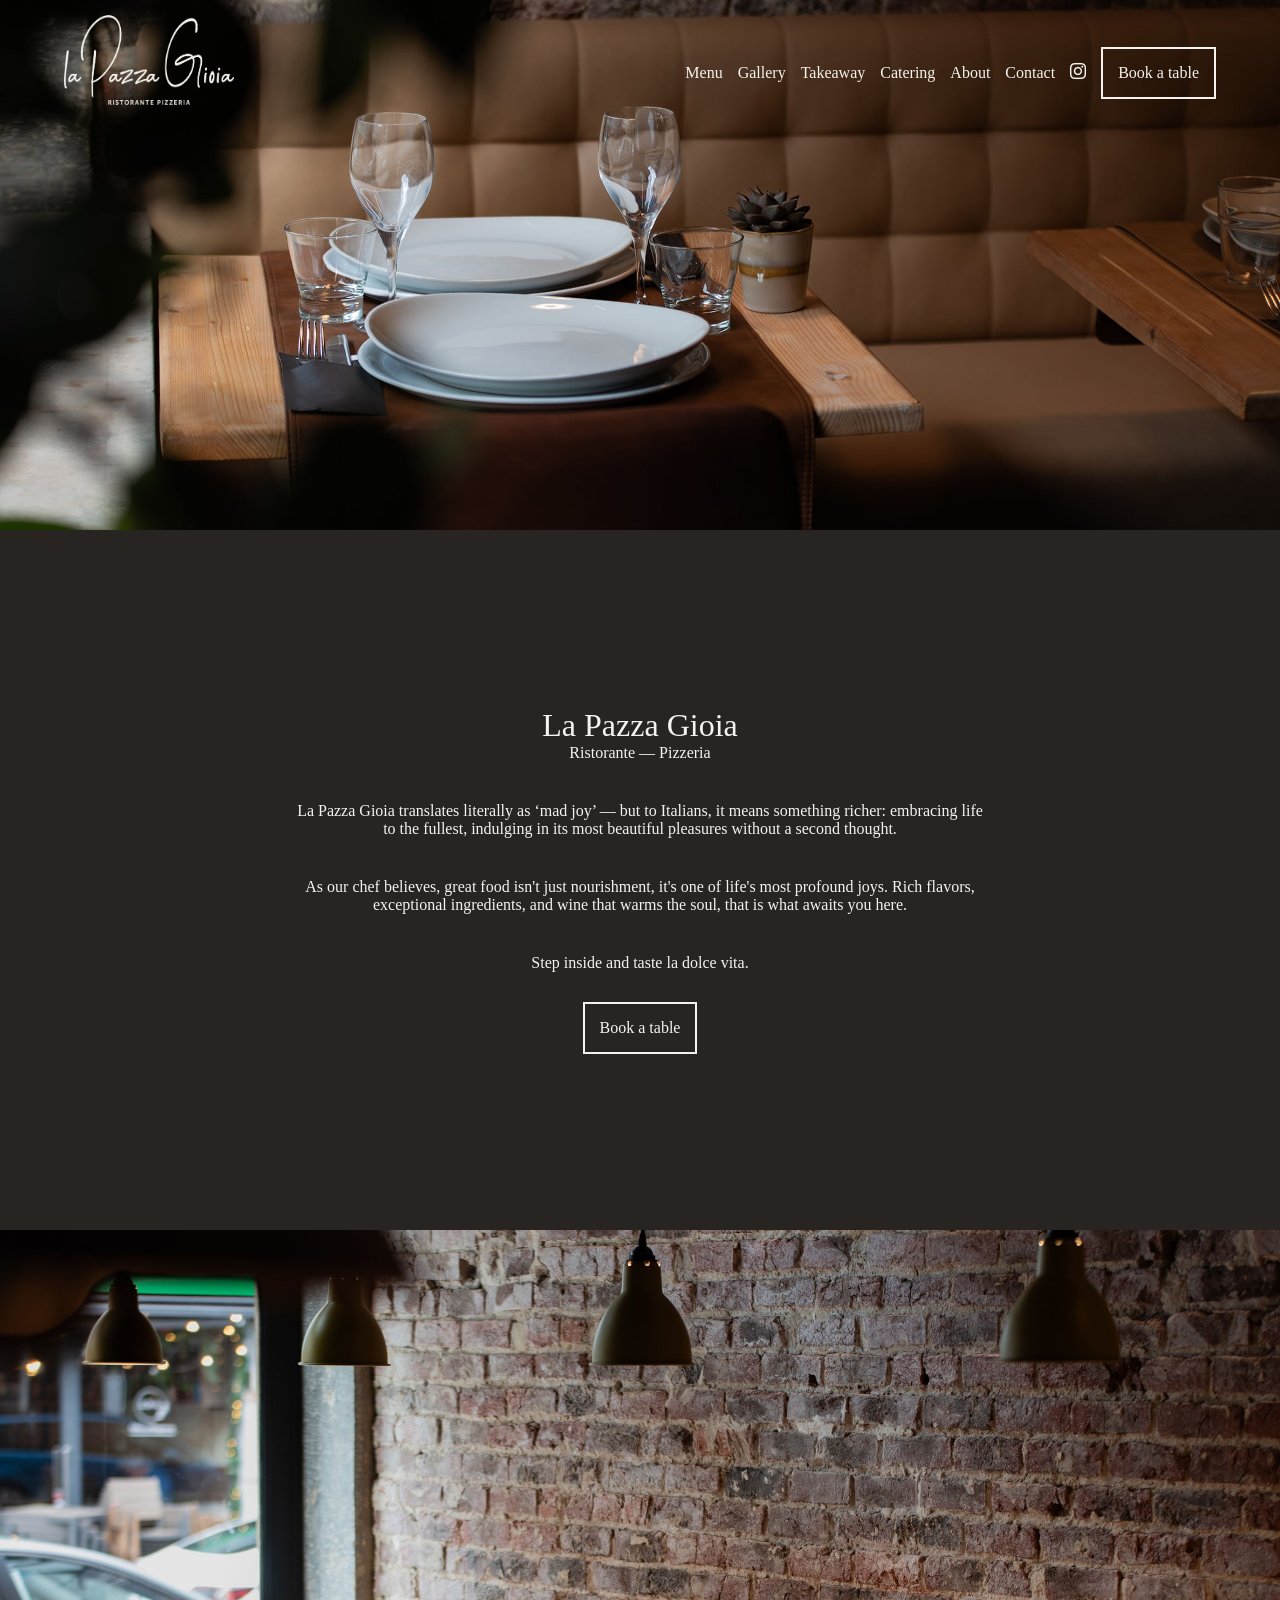
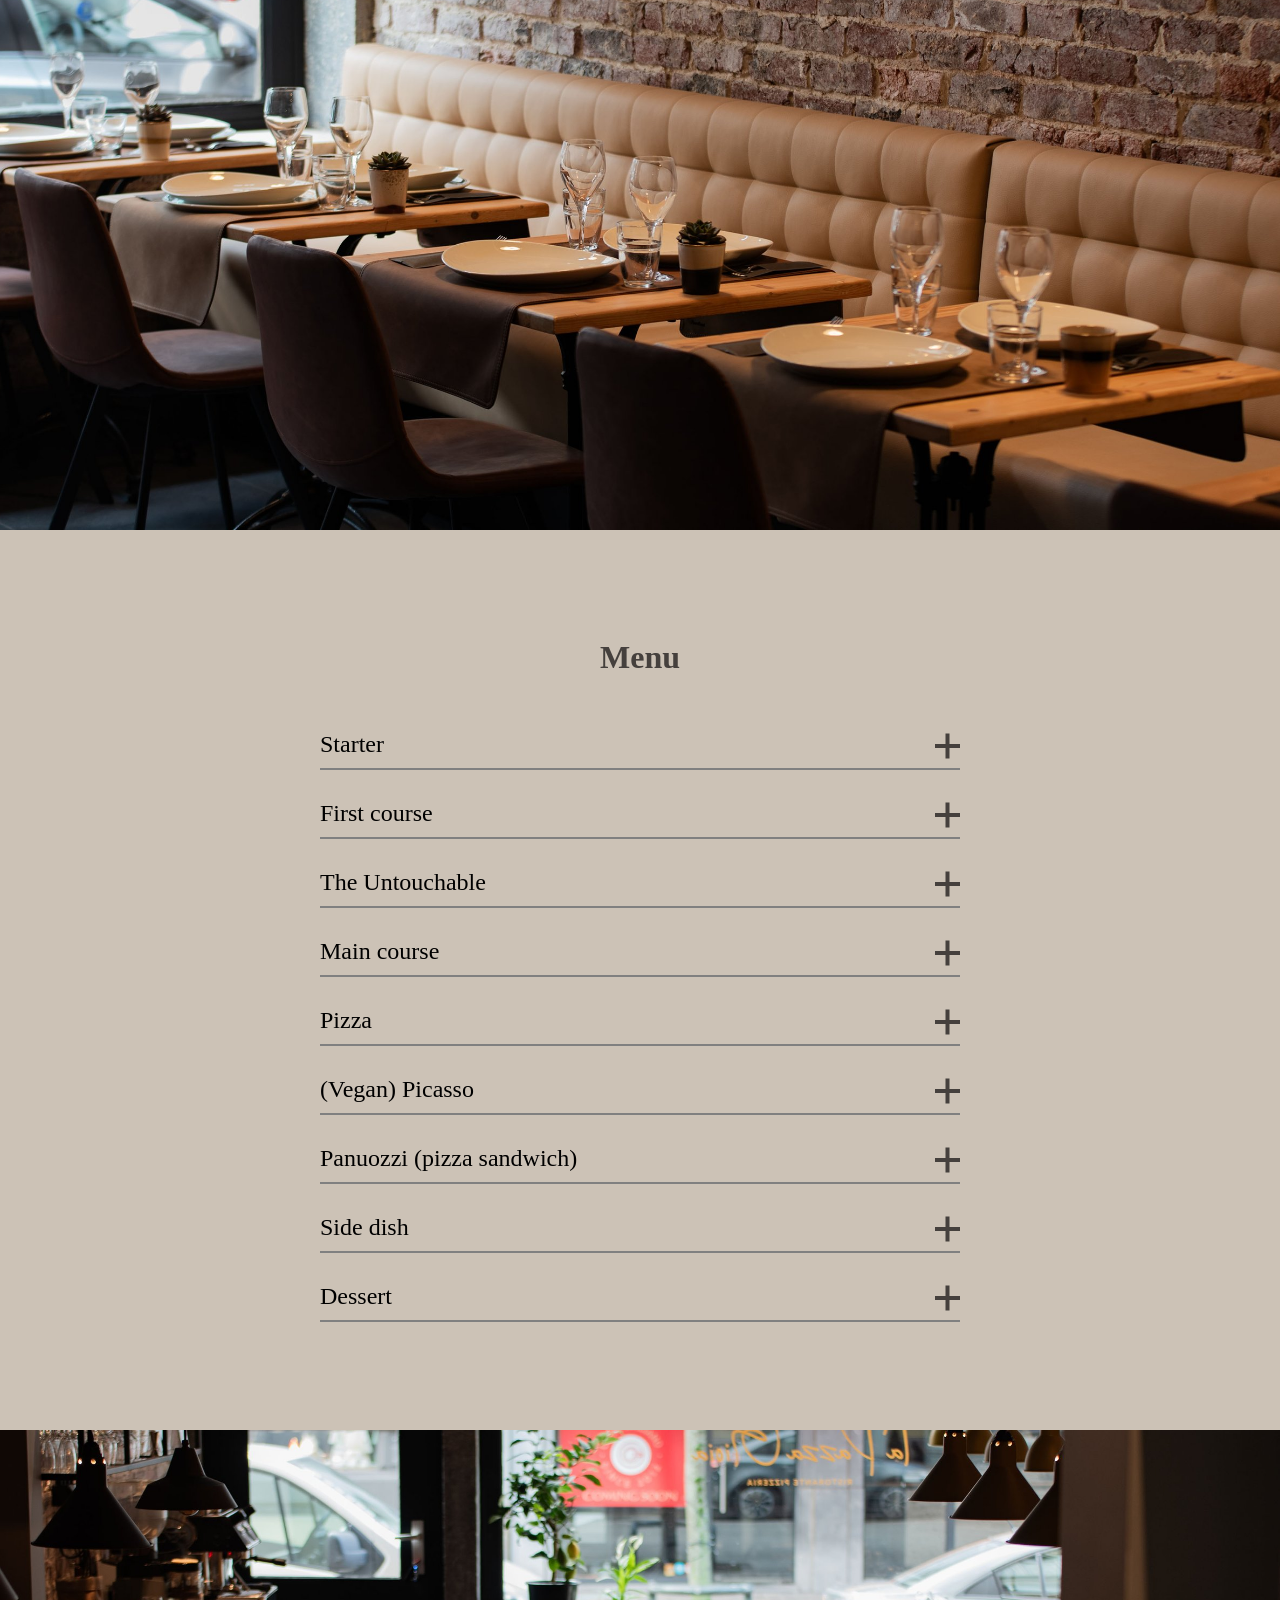
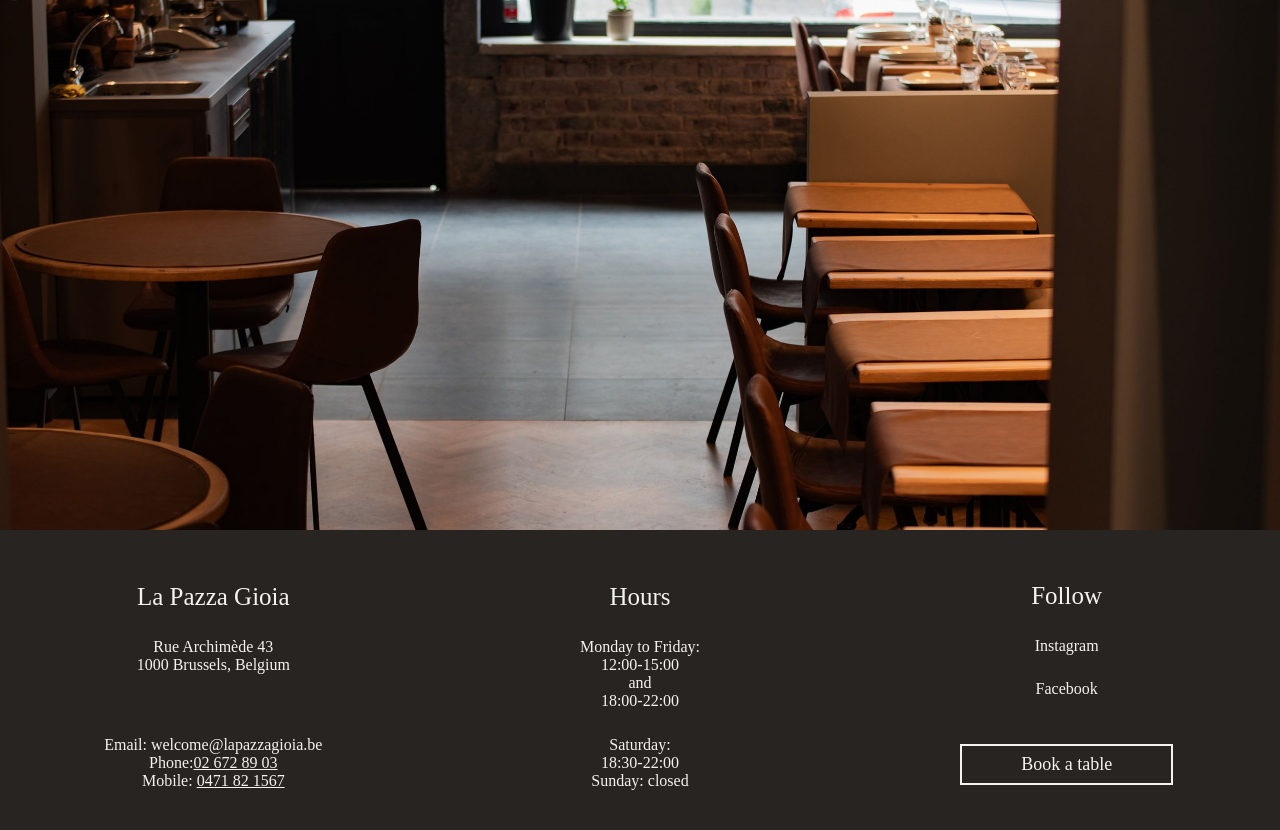
<file: index.html>
<!DOCTYPE html>
<html lang="en">
<head>
    <meta charset="UTF-8">
    <meta name="viewport" content="width=device-width, initial-scale=1.0">
    <title>La Pazza Gioia</title>
    <link rel="stylesheet" href="css/styles.css">
    <link rel="stylesheet"
href="https://cdn.jsdelivr.net/npm/bootstrap-icons@1.13.1/font/bootstrap-icons.min.css">
    <meta name="format-detection" content="telephone=no">
</head>
<body>
    <header id="header-index">
        <div id="header-container">
            <div id="logo-container">
                <a href="index.html"><img src="img/LaPazzaGioia-Logo.png" alt="logo" id="logo"></a>
            </div>
            <nav id="nav-largeScreen">
                <ul>
                    <li><a href="menu.html">Menu</a></li>
                    <li><a href="gallery.html">Gallery</a></li>
                    <li><a href="takeaway.html">Takeaway</a></li>
                    <li><a href="catering.html">Catering</a></li>
                    <li><a href="about.html">About</a></li>
                    <li><a href="contact.html">Contact</a></li>
                    <li><a href="https://www.instagram.com/lapazzagioia_bruxelles/" target="_blank"><span class="instagram">&#xF437;</span></a></li>
                    <li><button>Book a table</button></li>
                </ul>
            </nav>
            <div id="nav-mobile">
                <input type="checkbox" id="menu-toggle">
                <label for="menu-toggle" class="hamburger">
                    <span class="line"></span>
                    <span class="line"></span>
                    <span class="line"></span>
                </label>
                <ul class="menu">
                    <li><a href="menu.html">Menu</a></li>
                    <li><a href="gallery.html">Gallery</a></li>
                    <li><a href="takeaway.html">Takeaway</a></li>
                    <li><a href="catering.html">Catering</a></li>
                    <li><a href="about.html">About</a></li>
                    <li><a href="contact.html">Contact</a></li>
                    <li><a href="https://www.instagram.com/lapazzagioia_bruxelles/" target="_blank"><span class="instagram">&#xF437;</span></a></li>
                    <li><button>Book a table</button></li>
                </ul>
            </div>
        </div>
    </header>
    
    <main>
        <div id="description">
            <button id="book-small-screen">Book a table</button>
            <h1>La Pazza Gioia</h1>
            <div id="description-container">
                <p>Ristorante — Pizzeria</p>
                <p style="width: 90%; margin: 40px auto;">La Pazza Gioia translates literally as ‘mad joy’ — but to Italians, it means something richer: embracing life to the fullest, indulging in its most beautiful pleasures without a second thought.</p>
                <p style="width: 90%; margin: 40px auto;">As our chef believes, great food isn't just nourishment, it's one of life's most profound joys. Rich flavors, exceptional ingredients, and wine that warms the soul, that is what awaits you here.</p>
                <p>Step inside and taste la dolce vita.</p>
            </div>
            <button id="book-large-screen">Book a table</button>
        </div>

        <div id="salle">
        </div>
        
        <div id="menu">
            <div id="menu-container">
                <h1>Menu</h1>
                    
                    <div class="meal-container">
                        <div id="nav-menu"> 
                            <input type="checkbox" id="meal-toggle-starters" class="meal-toggle">
                            <label for="meal-toggle-starters" class="meal-hamburger">
                                <h2>Starter</h2>
                                <div class="hamburger-burger">
                                    <span class="cross"></span>
                                    <span class="cross"></span>
                                </div>
                            </label>
                        </div>
                    </div>
                    <div class="meal-details">
                        <h3>Antipasto Misto Italiano</h3>
                        <ul class="meal-desc">
                            <li>A selection of Italian cured meats and cheeses, grilled vegetables and Taggiasca olives.</li>
                            <li>Salumi e formaggi italiani selezionati, verdure grigliate e olive taggiasche.</li>
                            <li>Sélection de charcuteries et fromages italiens, légumes grillés et olives taggiasche.</li>
                        </ul>
                    </div>
                    
                    <div class="meal-container">
                        <div id="nav-menu"> 
                                <input type="checkbox" id="meal-toggle-first" class="meal-toggle">
                                <label for="meal-toggle-first" class="meal-hamburger">
                                    <h2>First course</h2>
                                    <div class="hamburger-burger">
                                        <span class="cross"></span>
                                        <span class="cross"></span>
                                    </div>
                                </label>
                        </div>
                    </div>
                    <div class="meal-details">
                        <h3>Spaghetti crema di peperoni rossi arrosto, gamberi e limone</h3>
                        <ul class="meal-desc">
                            <li>Spaghetti with a cream sauce made from roasted red peppers, prawn bisque and a hint of lemon.</li>
                            <li>Spaghetti alla crema di peperoni rossi arrosto, bisque di gamberi e profumo di limone.</li>
                            <li>Spaghetti à la crème de poivrons rouges rôtis, bisque de crevettes et touche de citron.</li>
                        </ul>
                    </div>

                    <div class="meal-container">
                        <div id="nav-menu"> 
                                <input type="checkbox" id="meal-toggle-untouchables" class="meal-toggle">
                                <label for="meal-toggle-untouchables" class="meal-hamburger">
                                    <h2>The Untouchable</h2>
                                    <div class="hamburger-burger">
                                        <span class="cross"></span>
                                        <span class="cross"></span>
                                    </div>
                                </label>
                        </div>
                    </div>
                    <div class="meal-details">
                        <h3>Lasagna Bolognese</h3>
                        <ul class="meal-desc">                        
                            <li>Fresh pasta sheets, Bolognese sauce, béchamel sauce, 24-month-aged Parmigiano Reggiano and fior di latte.</li>
                            <li>Sfoglie di pasta all’uovo, ragù alla bolognese, besciamella, Parmigiano Reggiano 24 mesi e fior di latte.</li>
                            <li>Feuilles de pâte aux œufs, ragù à la bolognaise, béchamel, Parmigiano Reggiano 24 mois et mozzarella fior di latte.</li>
                        </ul>
                    </div>

                    <div class="meal-container">
                        <div id="nav-menu"> 
                                <input type="checkbox" id="meal-toggle-main" class="meal-toggle">
                                <label for="meal-toggle-main" class="meal-hamburger">
                                    <h2>Main course</h2>
                                    <div class="hamburger-burger">
                                        <span class="cross"></span>
                                        <span class="cross"></span>
                                    </div>
                                </label>
                        </div>
                    </div>
                    <div class="meal-details">
                        <h3>Filetto di merluzzo arrosto, salsa di peperoni rossi, olive, olio al prezzemolo</h3>
                        <ul class="meal-desc">
                            <li>Roasted cod fillet with a sauce of red peppers, olives and parsley oil.</li>
                            <li>Filetto di merluzzo arrosto, salsa di peperoni rossi, olive e olio al prezzemolo.</li>
                            <li>Filet de cabillaud rôti, sauce aux poivrons rouges, olives et huile au persil.</li>
                        </ul>
                    </div>

                    <div class="meal-container">
                        <div id="nav-menu"> 
                                <input type="checkbox" id="meal-toggle-pizza" class="meal-toggle">
                                <label for="meal-toggle-pizza" class="meal-hamburger">
                                    <h2>Pizza</h2>
                                    <div class="hamburger-burger">
                                        <span class="cross"></span>
                                        <span class="cross"></span>
                                    </div>
                                </label>
                        </div>
                    </div>
                    <div class="meal-details">
                        <h3>Margherita</h3>
                        <ul class="meal-desc">
                            <li>Tomato, mozzarella, Parmesan, basil.</li>
                            <li>Pomodoro, fior di latte, parmigiano, basilico.</li>
                            <li>Tomate, mozzarella fior di latte, parmesan, basilic.</li>
                        </ul>
                    </div>

                    <div class="meal-container">
                        <div id="nav-menu"> 
                                <input type="checkbox" id="meal-toggle-picasso" class="meal-toggle">
                                <label for="meal-toggle-picasso" class="meal-hamburger">
                                    <h2>(Vegan) Picasso</h2>
                                    <div class="hamburger-burger">
                                        <span class="cross"></span>
                                        <span class="cross"></span>
                                    </div>
                                </label>
                        </div>
                    </div>
                    <div class="meal-details">
                        <ul class="meal-desc">
                            <li>Cream of red peppers, grilled courgettes, Taggiasca olives, white onions, sun-dried tomatoes, toasted almonds.</li>
                            <li>Crema di peperoni rossi, zucchine grigliate, olive taggiasche, cipolle bianche, pomodori secchi, mandorle tostate.</li>
                            <li>Crème de poivrons rouges, courgettes grillées, olives taggiasche, oignons blancs, tomates séchées, amandes grillées.</li>
                        </ul>
                    </div>


                     <div class="meal-container">
                        <div id="nav-menu"> 
                                <input type="checkbox" id="meal-toggle-panuozzi" class="meal-toggle">
                                <label for="meal-toggle-panuozzi" class="meal-hamburger">
                                    <h2>Panuozzi (pizza sandwich)</h2>
                                    <div class="hamburger-burger">
                                        <span class="cross"></span>
                                        <span class="cross"></span>
                                    </div>
                                </label>
                        </div>
                    </div>
                    <div class="meal-details">
                        <h3>Crudo</h3>
                        <ul class="meal-desc">
                            <li>Fior di latte, prosciutto, rocket, shavings of Parmigiano, pine nuts.</li>
                            <li>Fior di latte, prosciutto crudo, rucola, scaglie di Parmigiano, pinoli.</li>
                            <li>Mozzarella fior di latte, jambon de Parme, roquette, flocons de parmesan, pignons de pin.</li>
                        </ul>
                    </div>

                    <div class="meal-container">
                        <div id="nav-menu"> 
                                <input type="checkbox" id="meal-toggle-side" class="meal-toggle">
                                <label for="meal-toggle-side" class="meal-hamburger">
                                    <h2>Side dish</h2>
                                    <div class="hamburger-burger">
                                        <span class="cross"></span>
                                        <span class="cross"></span>
                                    </div>
                                </label>
                        </div>
                    </div>
                    <div class="meal-details">
                        <h3> Insalata mista</h3>
                        <ul class="meal-desc">
                            <li>Semi-dried cherry tomatoes, shavings of Parmigiano, croutons.</li>
                            <li>Pomodorino semi-dry, scaglie di Parmigiano, crostini di pane.</li>
                            <li>Salade mixte, tomates semi-séchées, copeaux de parmesan, croûtons.</li>
                        </ul>
                    </div>

                    <div class="meal-container">
                        <div id="nav-menu"> 
                                <input type="checkbox" id="meal-toggle-desserts" class="meal-toggle">
                                <label for="meal-toggle-desserts" class="meal-hamburger">
                                    <h2>Dessert</h2>
                                    <div class="hamburger-burger">
                                        <span class="cross"></span>
                                        <span class="cross"></span>
                                    </div>
                                </label>
                        </div>
                    </div>
                    <div class="meal-details">
                        <h3>Tiramisù</h3>
                        <ul class="meal-desc">
                            <li>Mascarpone cream, ladyfingers soaked in coffee.</li>
                            <li>Crema al mascarpone, savoiardi imbevuti di caffè.</li>
                            <li>Crème au mascarpone, biscuits savoiardi imbibés de café.</li>
                        </ul>
                    </div>
            </div>
        </div>
        
        <div id="entree">
        </div>
    </main>

    <footer>
        <div class="footer-card">
            <h1 style="align-content: center;">La Pazza Gioia</h1>
            <div id="footer-adress">
                <p>Rue Archimède 43</p>
                <p>1000 Brussels, Belgium</p>
            </div>
            <div id="footer-coordonnees" style="align-content: center;">
                <p><a href="mailto:welcome@lapazzagioia.be">Email: welcome@lapazzagioia.be</a></p>
                <p>Phone:<span style="text-decoration: underline;">02 672 89 03</span></p>
                <p>Mobile: <span style="text-decoration: underline;">0471 82 1567</span></p>
            </div>
        </div>
        <div class="footer-card">
            <h1 style="align-content: center;">Hours</h1>
            <div id="m-to-f">
                <p>Monday to Friday:</p>
                <p>12:00-15:00</p>
                <p>and</p>
                <p>18:00-22:00</p>
            </div>
            <div id="s-and-d" style="align-content: center;">
                <p>Saturday:</p>
                <p>18:30-22:00</p>
                <p>Sunday: closed</p>
            </div>
        </div>
        <div class="footer-card">
            <h1 style="align-content: center;">Follow</h1>
            <div id="social-networks">
                <p><a href="https://www.instagram.com/lapazzagioia_bruxelles/" target="_blank">Instagram</a></p>
                <p><a href="https://www.facebook.com/lapazzagioiabrussels" target="_blank">Facebook</a></p>
            </div>
            <div style="align-content: center;">
                <button>Book a table</button>
            </div>
        </div>
    </footer>

</body>
</html>
</file>
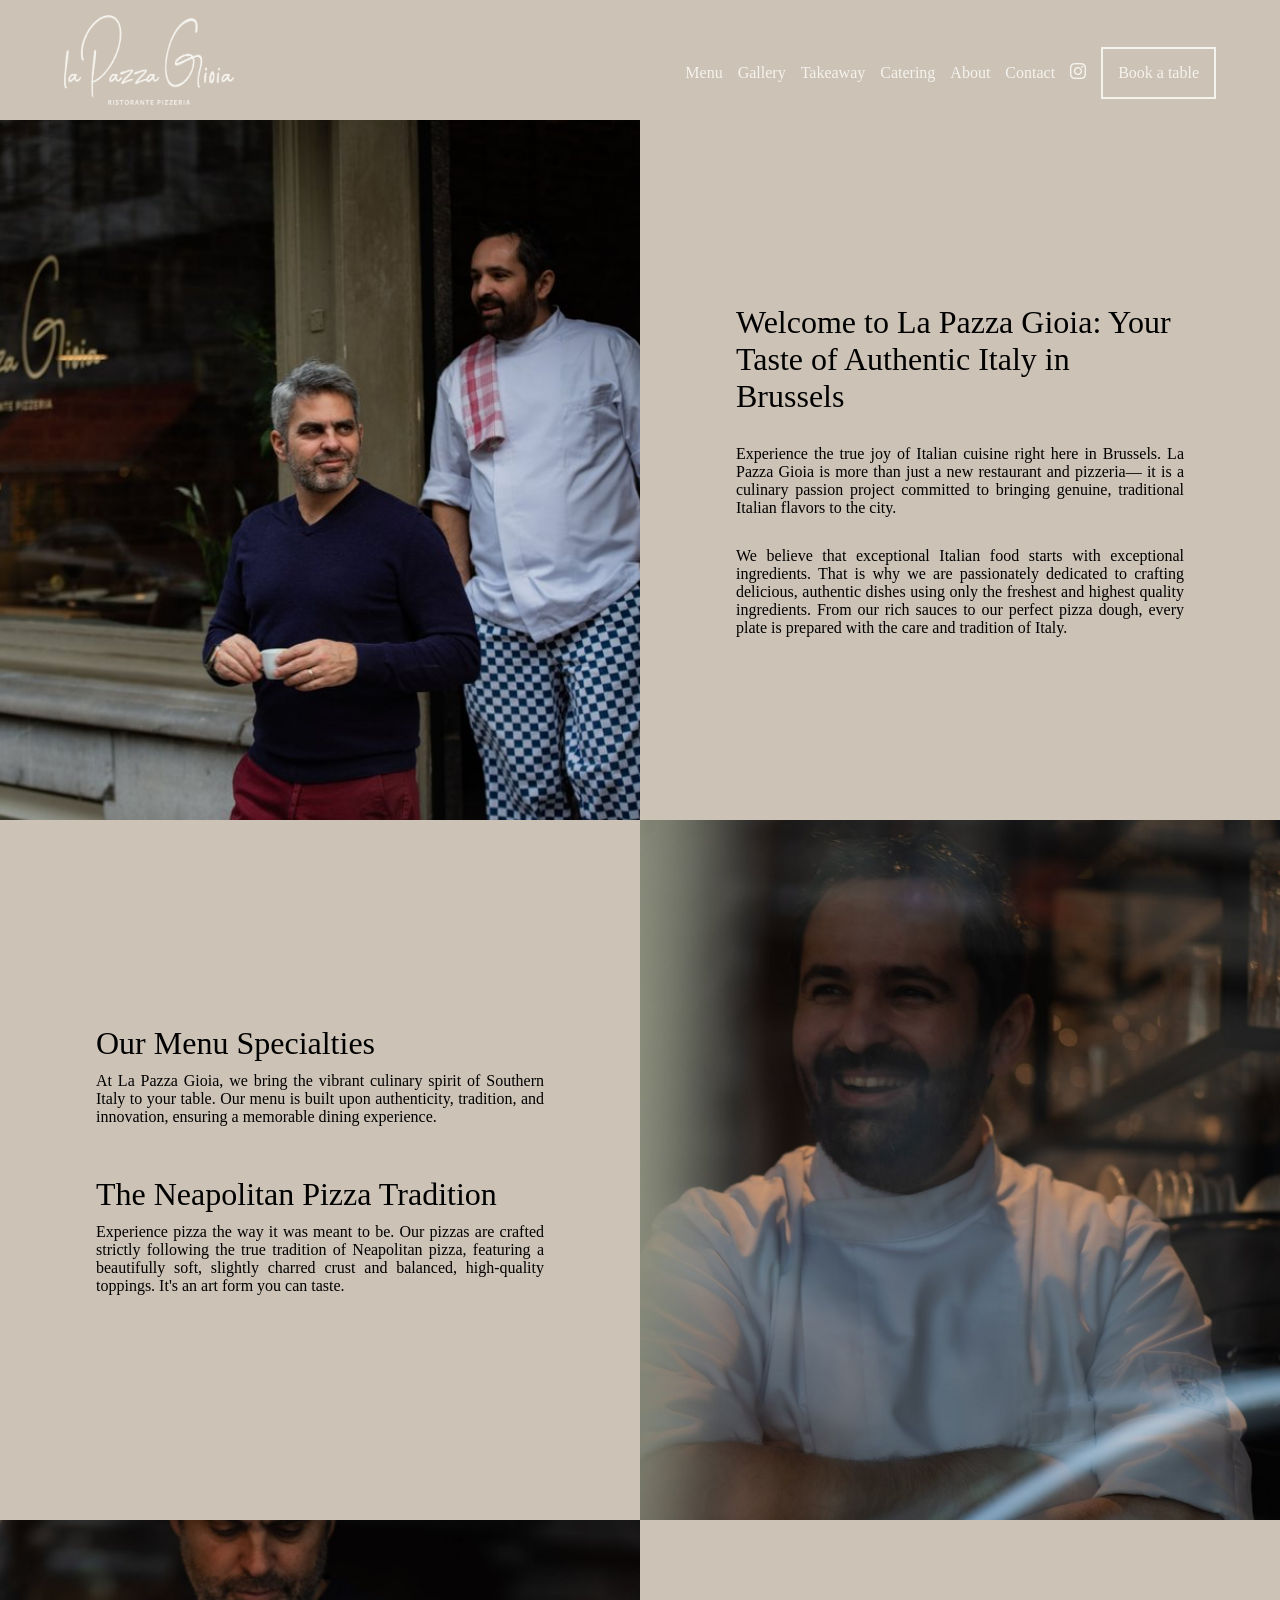
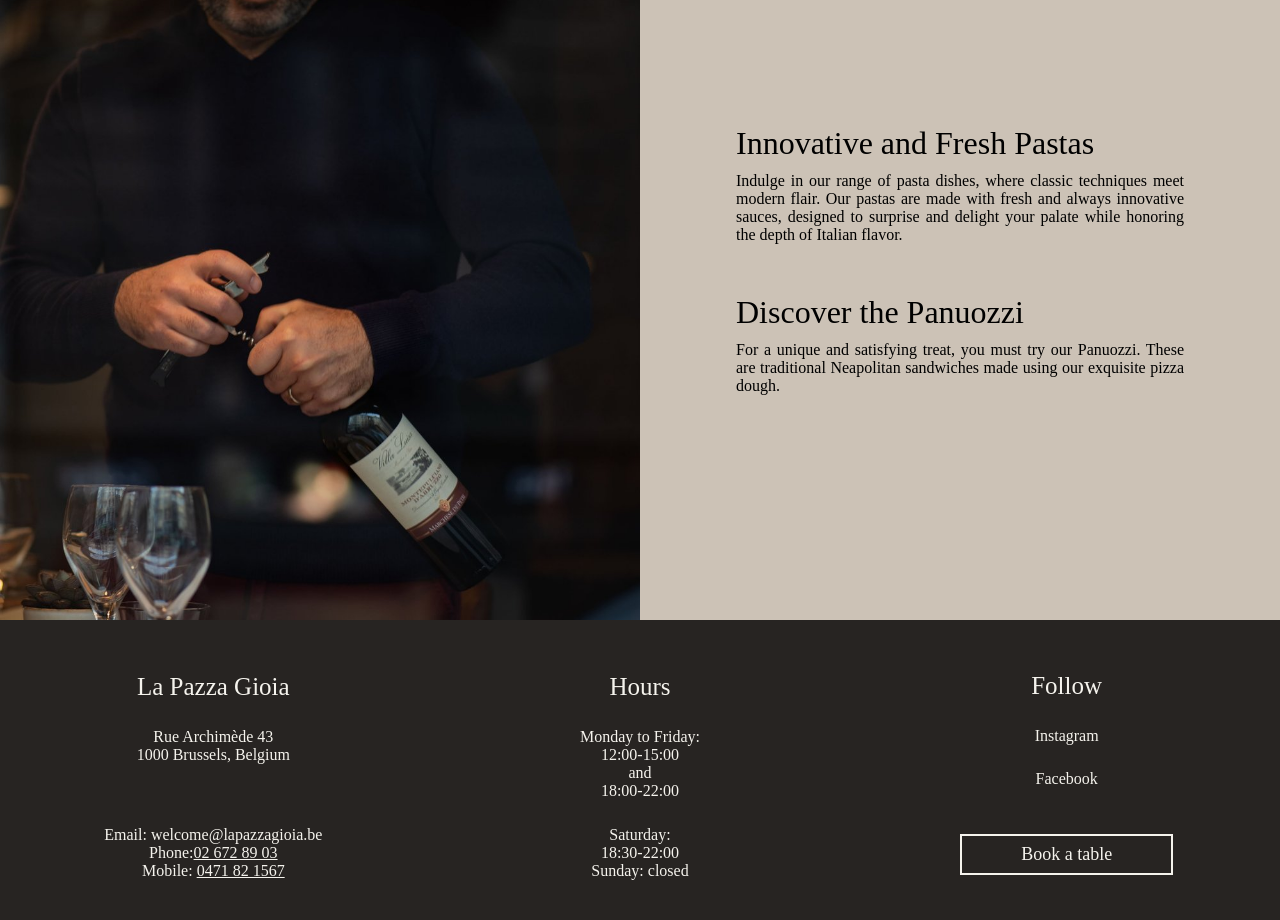
<file: about.html>
<!DOCTYPE html>
<html lang="en">
<head>
    <meta charset="UTF-8">
    <meta name="viewport" content="width=device-width, initial-scale=1.0">
    <title>About - La Pazza Gioia</title>
    <link rel="stylesheet" href="css/styles.css">
    <link rel="stylesheet"
href="https://cdn.jsdelivr.net/npm/bootstrap-icons@1.13.1/font/bootstrap-icons.min.css">
    <meta name="format-detection" content="telephone=no">
</head>
<body>
    <header id="header-menu">
        <div id="header-container">
            <div id="logo-container">
                <a href="index.html"><img src="img/LaPazzaGioia-Logo.png" alt="logo" id="logo"></a>
            </div>
            <nav id="nav-largeScreen">
                <ul>
                    <li><a href="menu.html">Menu</a></li>
                    <li><a href="gallery.html">Gallery</a></li>
                    <li><a href="takeaway.html">Takeaway</a></li>
                    <li><a href="catering.html">Catering</a></li>
                    <li><a href="about.html">About</a></li>
                    <li><a href="contact.html">Contact</a></li>
                    <li><a href="https://www.instagram.com/lapazzagioia_bruxelles/" target="_blank"><span class="instagram">&#xF437;</span></a></li>
                    <li><button>Book a table</button></li>
                </ul>
            </nav>
            <div id="nav-mobile">
                <input type="checkbox" id="menu-toggle">
                <label for="menu-toggle" class="hamburger">
                    <span class="line"></span>
                    <span class="line"></span>
                    <span class="line"></span>
                </label>
                <ul class="menu">
                    <li><a href="menu.html">Menu</a></li>
                    <li><a href="gallery.html">Gallery</a></li>
                    <li><a href="takeaway.html">Takeaway</a></li>
                    <li><a href="catering.html">Catering</a></li>
                    <li><a href="about.html">About</a></li>
                    <li><a href="contact.html">Contact</a></li>
                    <li><a href="https://www.instagram.com/lapazzagioia_bruxelles/" target="_blank"><span class="instagram">&#xF437;</span></a></li>
                    <li><button>Book a table</button></li>
                </ul>
            </div>
        </div>
    </header>

    <main id="about-main">
        <div class="card">
            <img src="img/LaPazzaGioia_16.jpg" alt="LaPazza chef" class="about-img">
            <div class="about-description">
                <h1>Welcome to La Pazza Gioia: Your Taste of Authentic Italy in Brussels</h1>
                <p>Experience the true joy of Italian cuisine right here in Brussels. La Pazza Gioia is more than just a new restaurant and pizzeria— it is a culinary passion project committed to bringing genuine, traditional Italian flavors to the city.</p>
                <p>We believe that exceptional Italian food starts with exceptional ingredients. That is why we are passionately dedicated to crafting delicious, authentic dishes using only the freshest and highest quality ingredients. From our rich sauces to our perfect pizza dough, every plate is prepared with the care and tradition of Italy.</p>
            </div>
        </div>
        <div class="card">
            <div class="about-description">
                <div class="about-description-article">
                    <h1>Our Menu Specialties</h1>
                    <p>At La Pazza Gioia, we bring the vibrant culinary spirit of Southern Italy to your table. Our menu is built upon authenticity, tradition, and innovation, ensuring a memorable dining experience.</p>
                </div>
                <div class="about-description-article">
                    <h1>The Neapolitan Pizza Tradition</h1>
                    <p>Experience pizza the way it was meant to be. Our pizzas are crafted strictly following the true tradition of Neapolitan pizza, featuring a beautifully soft, slightly charred crust and balanced, high-quality toppings. It's an art form you can taste.</p>
                </div>
            </div>
            <img src="img/LaPazzaGioia_17.jpg" alt="LaPazza entree" class="about-img">
        </div>
        <div class="card">
            <img src="img/LaPazzaGioia_18.jpg" alt="LaPazza wine" class="about-img">
            <div class="about-description">
                <div class="about-description-article">
                    <h1>Innovative and Fresh Pastas</h1>
                    <p>Indulge in our range of pasta dishes, where classic techniques meet modern flair. Our pastas are made with fresh and always innovative sauces, designed to surprise and delight your palate while honoring the depth of Italian flavor.</p>
                </div>
                <div class="about-description-article">
                    <h1>Discover the Panuozzi</h1>
                    <p>For a unique and satisfying treat, you must try our Panuozzi. These are traditional Neapolitan sandwiches made using our exquisite pizza dough.</p>
                </div>
            </div>
        </div>
    </main>

    <footer>
        <div class="footer-card">
            <h1 style="align-content: center;">La Pazza Gioia</h1>
            <div id="footer-adress">
                <p>Rue Archimède 43</p>
                <p>1000 Brussels, Belgium</p>
            </div>
            <div id="footer-coordonnees" style="align-content: center;">
                <p><a href="mailto:welcome@lapazzagioia.be">Email: welcome@lapazzagioia.be</a></p>
                <p>Phone:<span style="text-decoration: underline;">02 672 89 03</span></p>
                <p>Mobile: <span style="text-decoration: underline;">0471 82 1567</span></p>
            </div>
        </div>
        <div class="footer-card">
            <h1 style="align-content: center;">Hours</h1>
            <div id="m-to-f">
                <p>Monday to Friday:</p>
                <p>12:00-15:00</p>
                <p>and</p>
                <p>18:00-22:00</p>
            </div>
            <div id="s-and-d" style="align-content: center;">
                <p>Saturday:</p>
                <p>18:30-22:00</p>
                <p>Sunday: closed</p>
            </div>
        </div>
        <div class="footer-card">
            <h1 style="align-content: center;">Follow</h1>
            <div id="social-networks">
                <p><a href="https://www.instagram.com/lapazzagioia_bruxelles/" target="_blank">Instagram</a></p>
                <p><a href="https://www.facebook.com/lapazzagioiabrussels" target="_blank">Facebook</a></p>
            </div>
            <div style="align-content: center;">
                <button>Book a table</button>
            </div>
        </div>
    </footer>

</body>
</html>
</file>
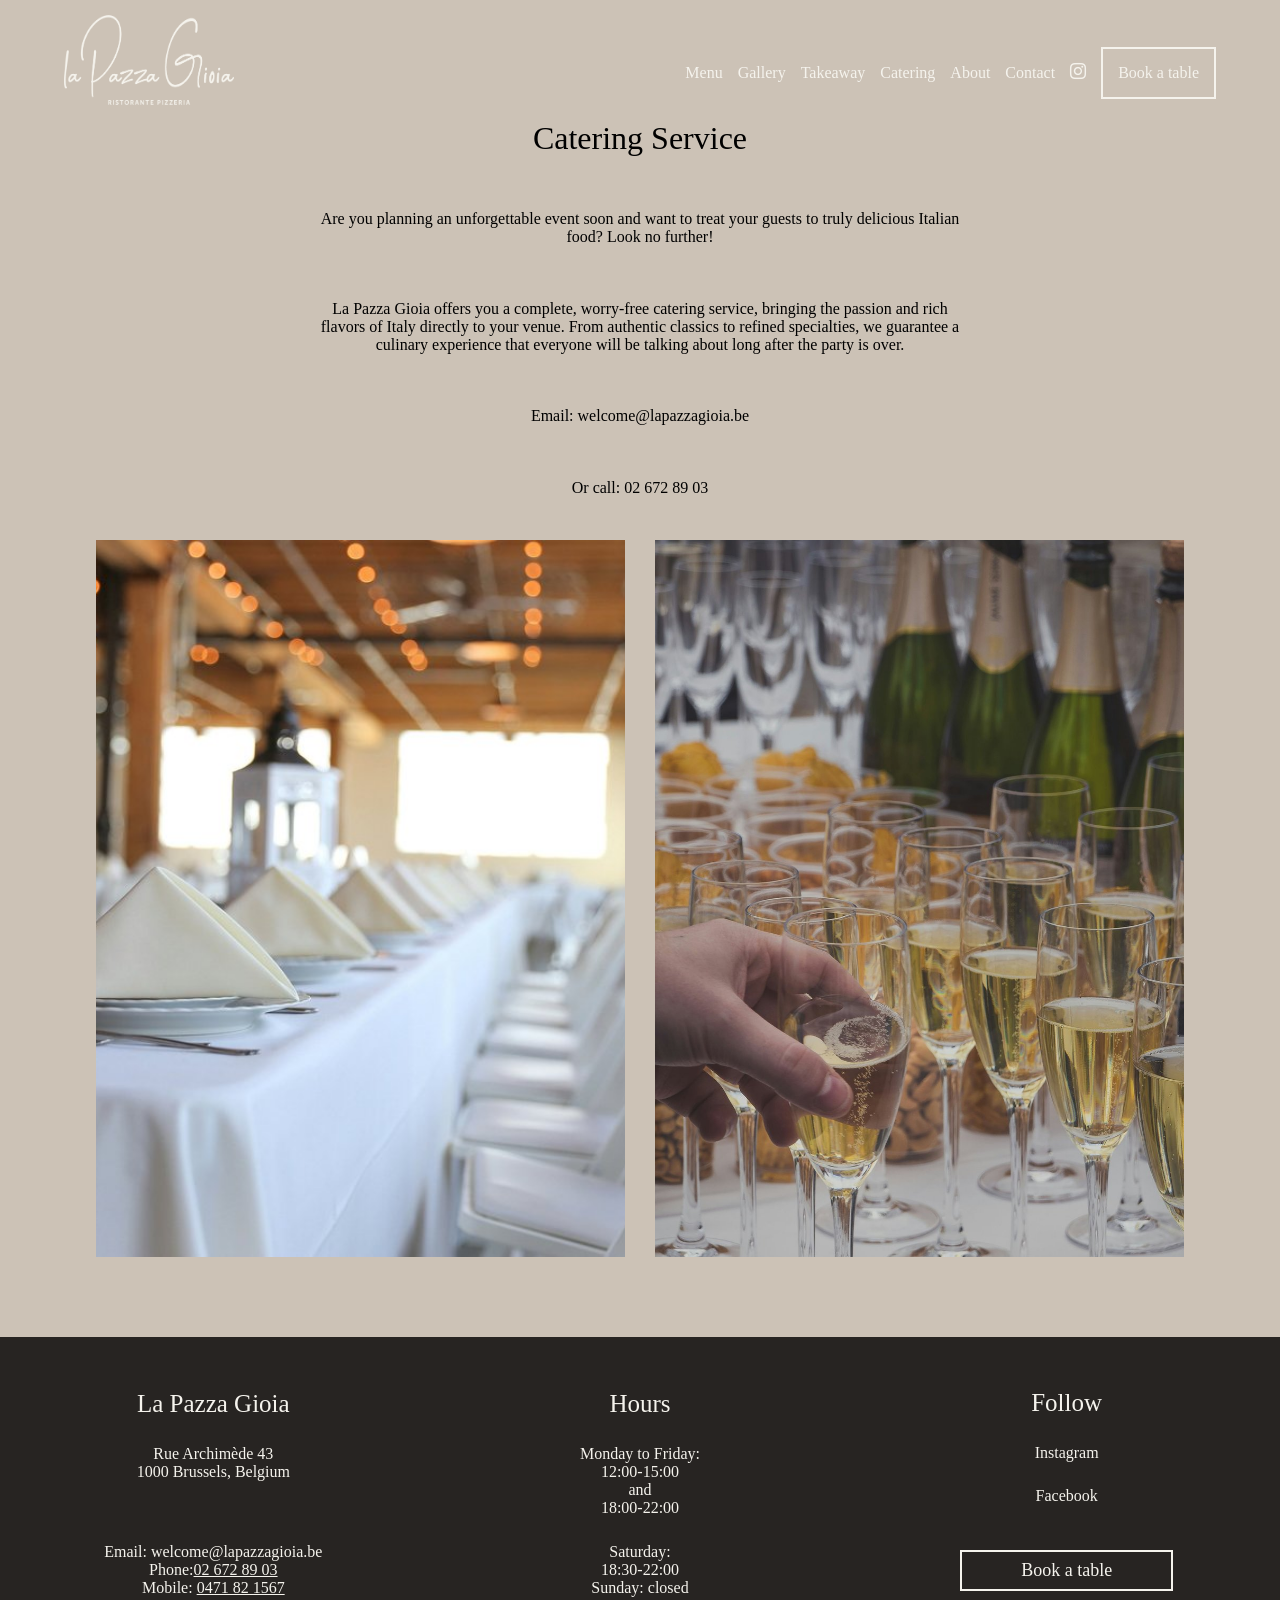
<file: catering.html>
<!DOCTYPE html>
<html lang="en">
<head>
    <meta charset="UTF-8">
    <meta name="viewport" content="width=device-width, initial-scale=1.0">
    <title>Catering - La Pazza Gioia</title>
    <link rel="stylesheet" href="css/styles.css">
    <link rel="stylesheet"
href="https://cdn.jsdelivr.net/npm/bootstrap-icons@1.13.1/font/bootstrap-icons.min.css">
    <meta name="format-detection" content="telephone=no">
</head>
<body>
    <header id="header-menu">
        <div id="header-container">
            <div id="logo-container">
                <a href="index.html"><img src="img/LaPazzaGioia-Logo.png" alt="logo" id="logo"></a>
            </div>
            <nav id="nav-largeScreen">
                <ul>
                    <li><a href="menu.html">Menu</a></li>
                    <li><a href="gallery.html">Gallery</a></li>
                    <li><a href="takeaway.html">Takeaway</a></li>
                    <li><a href="catering.html">Catering</a></li>
                    <li><a href="about.html">About</a></li>
                    <li><a href="contact.html">Contact</a></li>
                    <li><a href="https://www.instagram.com/lapazzagioia_bruxelles/" target="_blank"><span class="instagram">&#xF437;</span></a></li>
                    <li><button>Book a table</button></li>
                </ul>
            </nav>
            <div id="nav-mobile">
                <input type="checkbox" id="menu-toggle">
                <label for="menu-toggle" class="hamburger">
                    <span class="line"></span>
                    <span class="line"></span>
                    <span class="line"></span>
                </label>
                <ul class="menu">
                    <li><a href="menu.html">Menu</a></li>
                    <li><a href="gallery.html">Gallery</a></li>
                    <li><a href="takeaway.html">Takeaway</a></li>
                    <li><a href="catering.html">Catering</a></li>
                    <li><a href="about.html">About</a></li>
                    <li><a href="contact.html">Contact</a></li>
                    <li><a href="https://www.instagram.com/lapazzagioia_bruxelles/" target="_blank"><span class="instagram">&#xF437;</span></a></li>
                    <li><button>Book a table</button></li>
                </ul>
            </div>
        </div>
    </header>

    <main id="main-catering">
        <div id="catering-container">
            <div id="catering-service">
                <h1>Catering Service</h1>
                <p>Are you planning an unforgettable event soon and want to treat your guests to truly delicious Italian food? Look no further!</p>
                <p>La Pazza Gioia offers you a complete, worry-free catering service, bringing the passion and rich flavors of Italy directly to your venue. From authentic classics to refined specialties, we guarantee a culinary experience that everyone will be talking about long after the party is over.</p>
                <p>Email: <a href="mailto:welcome@lapazzagioia.be" style="color: black;">welcome@lapazzagioia.be</a></p>
                <p style="color: black;">Or call: 02 672 89 03</p>
            </div>
            <div id="catering-img">
                <div>
                    <img src="img/robert-mathews-lowres.jpg" class="img-catering">
                </div>
                <div>
                    <img src="img/sebastian-bjune+lowres.jpg" class="img-catering">
                </div>
            </div>
        </div>

    </main>
    
    <footer>
        <div class="footer-card">
            <h1 style="align-content: center;">La Pazza Gioia</h1>
            <div id="footer-adress">
                <p>Rue Archimède 43</p>
                <p>1000 Brussels, Belgium</p>
            </div>
            <div id="footer-coordonnees" style="align-content: center;">
                <p><a href="mailto:welcome@lapazzagioia.be">Email: welcome@lapazzagioia.be</a></p>
                <p>Phone:<span style="text-decoration: underline;">02 672 89 03</span></p>
                <p>Mobile: <span style="text-decoration: underline;">0471 82 1567</span></p>
            </div>
        </div>
        <div class="footer-card">
            <h1 style="align-content: center;">Hours</h1>
            <div id="m-to-f">
                <p>Monday to Friday:</p>
                <p>12:00-15:00</p>
                <p>and</p>
                <p>18:00-22:00</p>
            </div>
            <div id="s-and-d" style="align-content: center;">
                <p>Saturday:</p>
                <p>18:30-22:00</p>
                <p>Sunday: closed</p>
            </div>
        </div>
        <div class="footer-card">
            <h1 style="align-content: center;">Follow</h1>
            <div id="social-networks">
                <p><a href="https://www.instagram.com/lapazzagioia_bruxelles/" target="_blank">Instagram</a></p>
                <p><a href="https://www.facebook.com/lapazzagioiabrussels" target="_blank">Facebook</a></p>
            </div>
            <div style="align-content: center;">
                <button>Book a table</button>
            </div>
        </div>
    </footer>

</body>
</html>
</file>
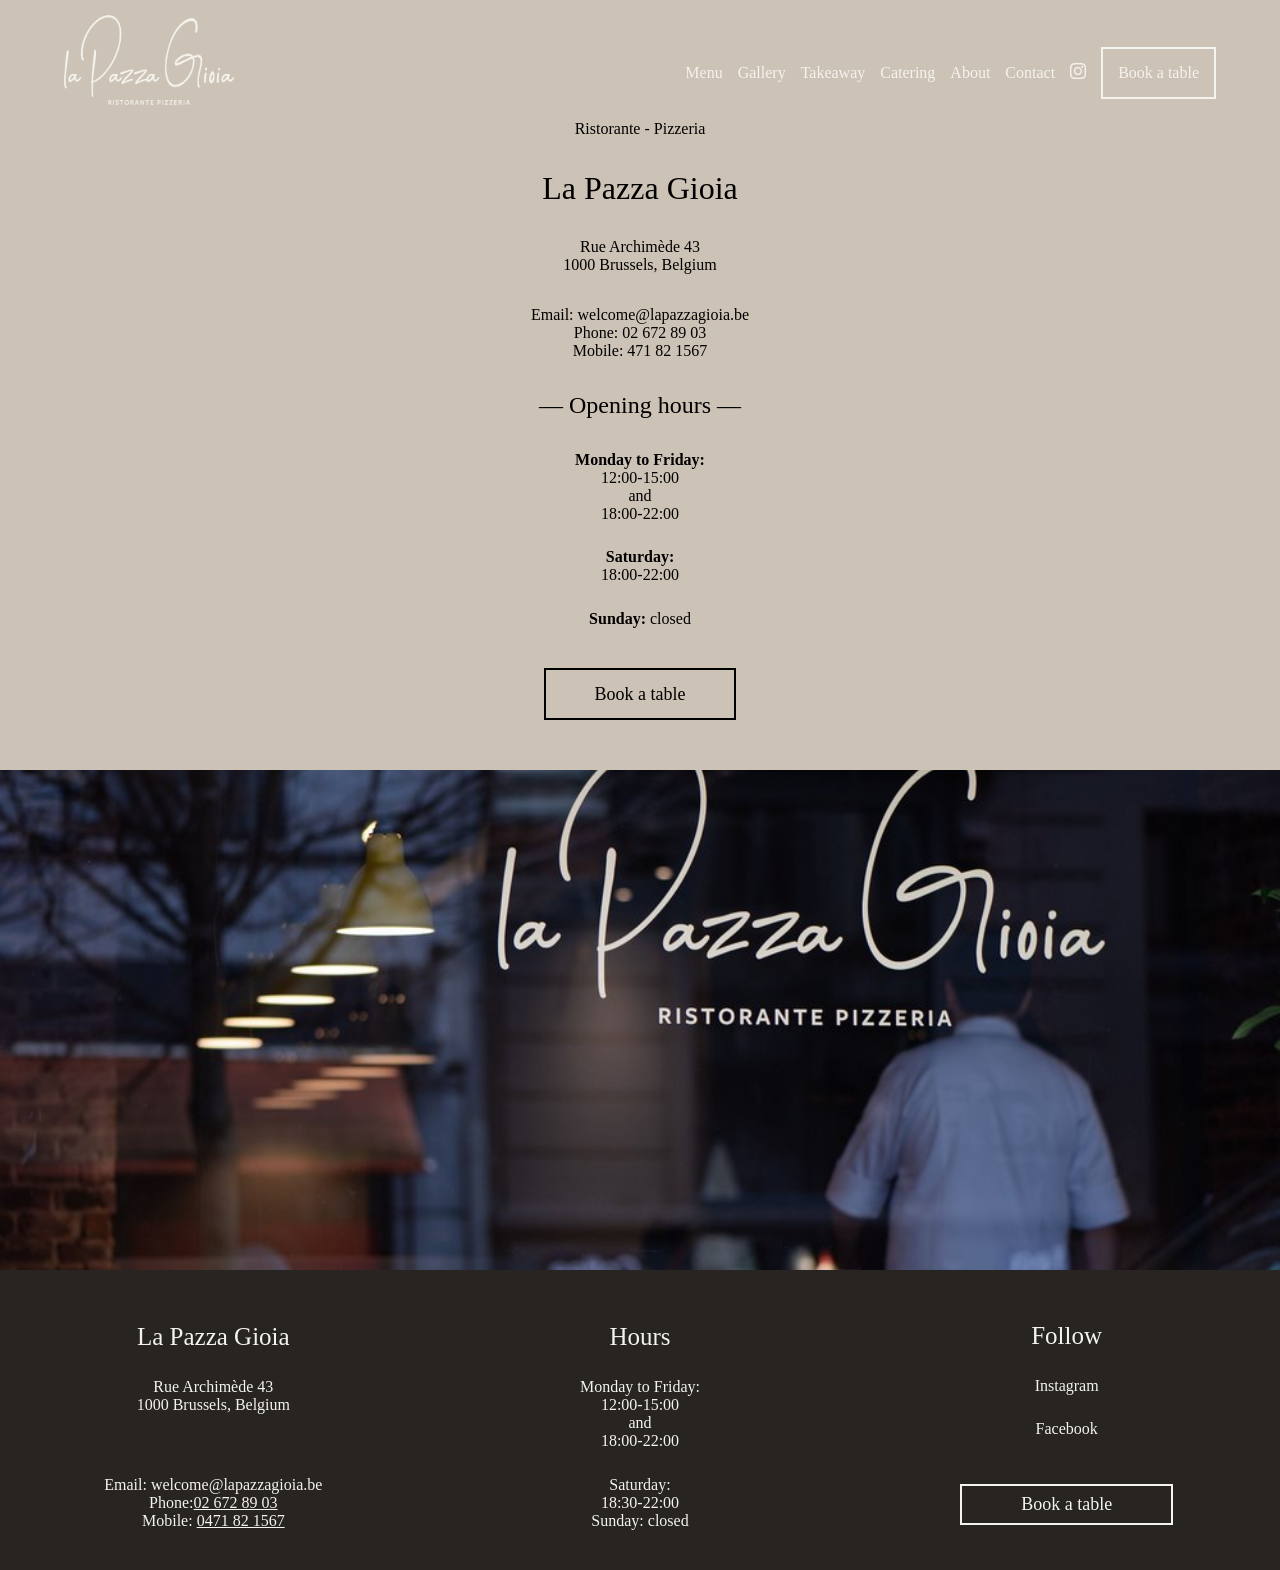
<file: contact.html>
<!DOCTYPE html>
<html lang="en">
<head>
    <meta charset="UTF-8">
    <meta name="viewport" content="width=device-width, initial-scale=1.0">
    <title>Contact - La Pazza Gioia</title>
    <link rel="stylesheet" href="css/styles.css">
    <link rel="stylesheet"
href="https://cdn.jsdelivr.net/npm/bootstrap-icons@1.13.1/font/bootstrap-icons.min.css">
    <meta name="format-detection" content="telephone=no">
</head>
<body>
    <header id="header-menu">
        <div id="header-container">
            <div id="logo-container">
                <a href="index.html"><img src="img/LaPazzaGioia-Logo.png" alt="logo" id="logo"></a>
            </div>
            <nav id="nav-largeScreen">
                <ul>
                    <li><a href="menu.html">Menu</a></li>
                    <li><a href="gallery.html">Gallery</a></li>
                    <li><a href="takeaway.html">Takeaway</a></li>
                    <li><a href="catering.html">Catering</a></li>
                    <li><a href="about.html">About</a></li>
                    <li><a href="contact.html">Contact</a></li>
                    <li><a href="https://www.instagram.com/lapazzagioia_bruxelles/" target="_blank"><span class="instagram">&#xF437;</span></a></li>
                    <li><button>Book a table</button></li>
                </ul>
            </nav>
            <div id="nav-mobile">
                <input type="checkbox" id="menu-toggle">
                <label for="menu-toggle" class="hamburger">
                    <span class="line"></span>
                    <span class="line"></span>
                    <span class="line"></span>
                </label>
                <ul class="menu">
                    <li><a href="menu.html">Menu</a></li>
                    <li><a href="gallery.html">Gallery</a></li>
                    <li><a href="takeaway.html">Takeaway</a></li>
                    <li><a href="catering.html">Catering</a></li>
                    <li><a href="about.html">About</a></li>
                    <li><a href="contact.html">Contact</a></li>
                    <li><a href="https://www.instagram.com/lapazzagioia_bruxelles/" target="_blank"><span class="instagram">&#xF437;</span></a></li>
                    <li><button>Book a table</button></li>
                </ul>
            </div>
        </div>
    </header>

    <main id="main-contact">
        <div id="contact-coordonnees">
            <p>Ristorante - Pizzeria</p>
            <h1>La Pazza Gioia</h1>
            <div id="contact-adresse">
                <p>Rue Archimède 43</p>
                <p>1000 Brussels, Belgium</p>
            </div>
            <div id="contact-mail-tel">
                <p><a href="mailto:welcome@lapazzagioia.be", style="text-decoration: none; color: black;">Email: welcome@lapazzagioia.be</a></p>
                <p style="color: black;">Phone: 02 672 89 03</p>
                <p style="color: black;">Mobile: 471 82 1567</p>
            </div>
            <h2>— Opening hours —</h2>
            <div id="contact-horaires">
                <div i="Monday-to-Friday">
                    <p style="font-weight: bold;">Monday to Friday:</p>
                    <p>12:00-15:00</p>
                    <p>and</p>
                    <p>18:00-22:00</p>
                </div>
                <div id="Saturday">
                    <p style="font-weight: bold;">Saturday:</p>
                    <p>18:00-22:00</p>
                </div>
                <p><span style="color: black; font-weight: bold;">Sunday: </span>closed</p>
            </div>
            <button id="contact-button">Book a table</button>
        </div>

        <div id="vitrine">
        </div>
    </main>

    <footer>
        <div class="footer-card">
            <h1 style="align-content: center;">La Pazza Gioia</h1>
            <div id="footer-adress">
                <p>Rue Archimède 43</p>
                <p>1000 Brussels, Belgium</p>
            </div>
            <div id="footer-coordonnees" style="align-content: center;">
                <p><a href="mailto:welcome@lapazzagioia.be">Email: welcome@lapazzagioia.be</a></p>
                <p>Phone:<span style="text-decoration: underline;">02 672 89 03</span></p>
                <p>Mobile: <span style="text-decoration: underline;">0471 82 1567</span></p>
            </div>
        </div>
        <div class="footer-card">
            <h1 style="align-content: center;">Hours</h1>
            <div id="m-to-f">
                <p>Monday to Friday:</p>
                <p>12:00-15:00</p>
                <p>and</p>
                <p>18:00-22:00</p>
            </div>
            <div id="s-and-d" style="align-content: center;">
                <p>Saturday:</p>
                <p>18:30-22:00</p>
                <p>Sunday: closed</p>
            </div>
        </div>
        <div class="footer-card">
            <h1 style="align-content: center;">Follow</h1>
            <div id="social-networks">
                <p><a href="https://www.instagram.com/lapazzagioia_bruxelles/" target="_blank">Instagram</a></p>
                <p><a href="https://www.facebook.com/lapazzagioiabrussels" target="_blank">Facebook</a></p>
            </div>
            <div style="align-content: center;">
                <button>Book a table</button>
            </div>
        </div>
    </footer>
</body>
</html>
</file>
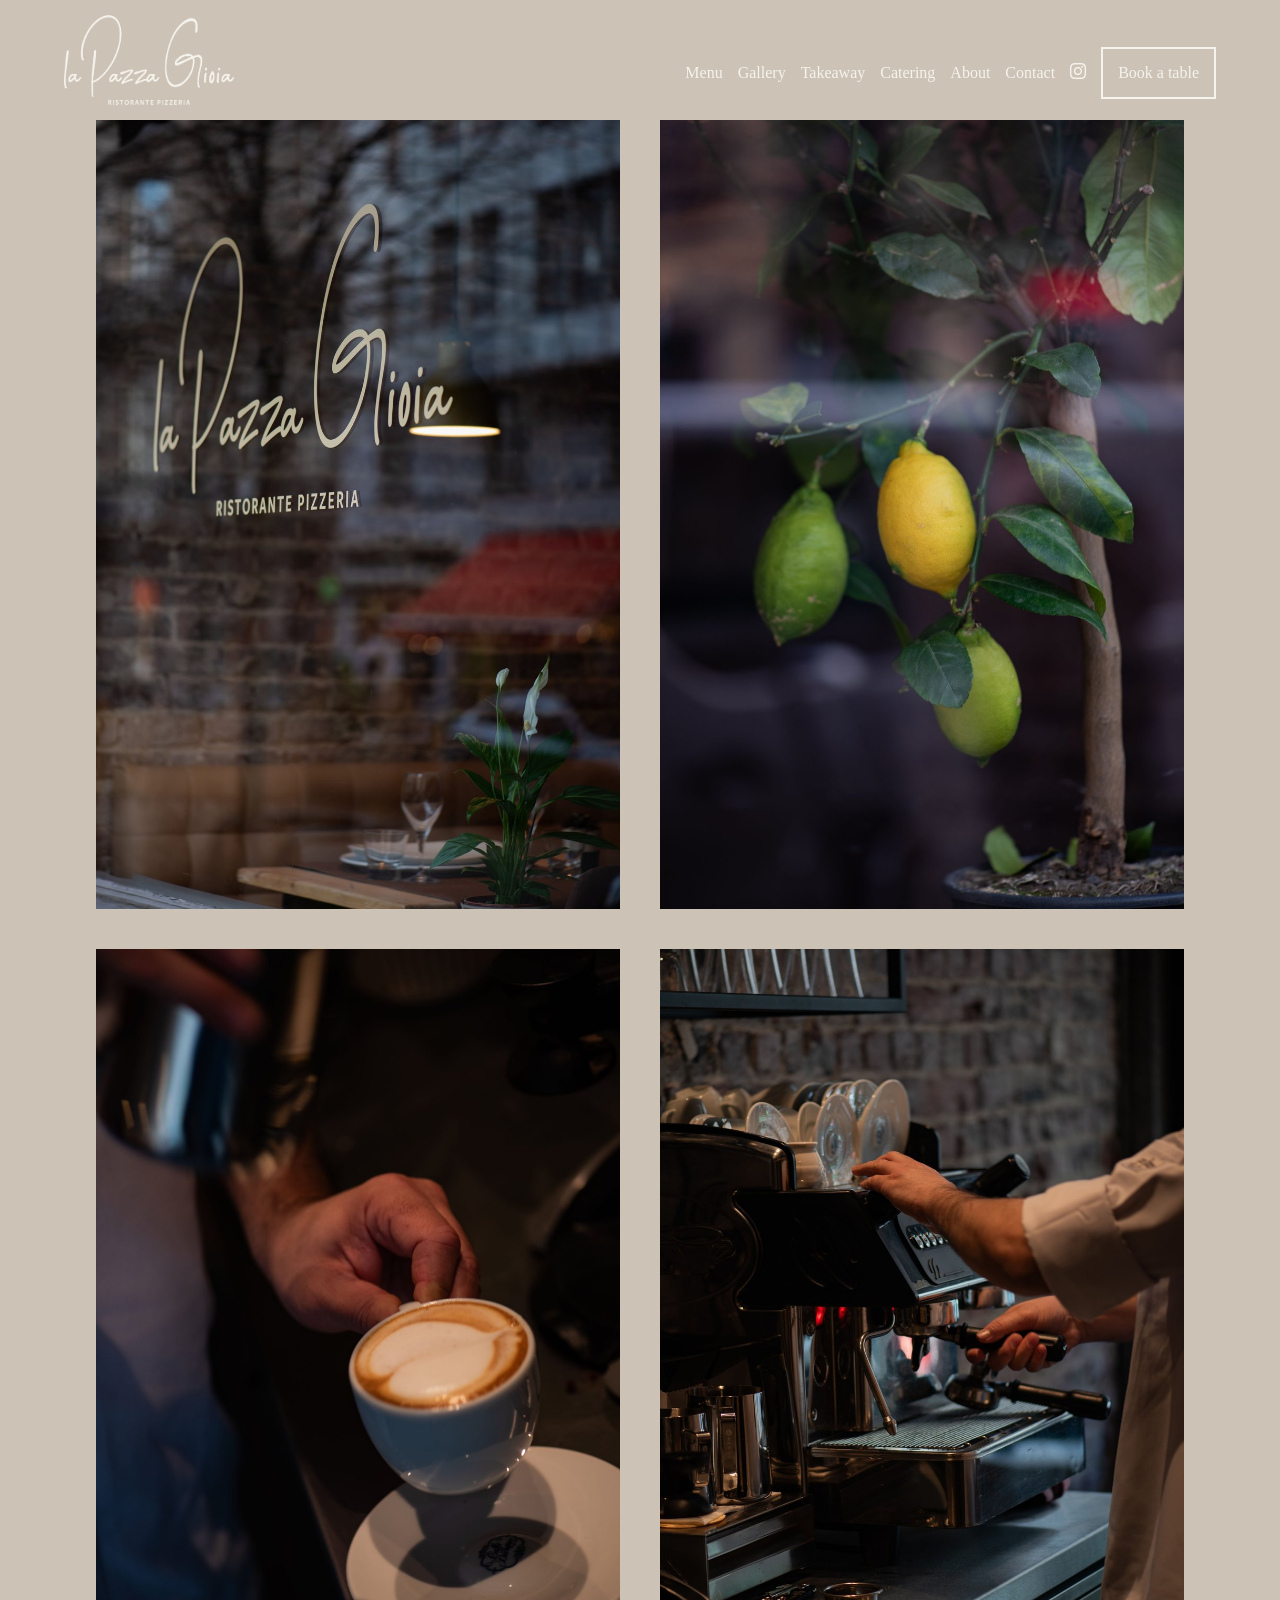
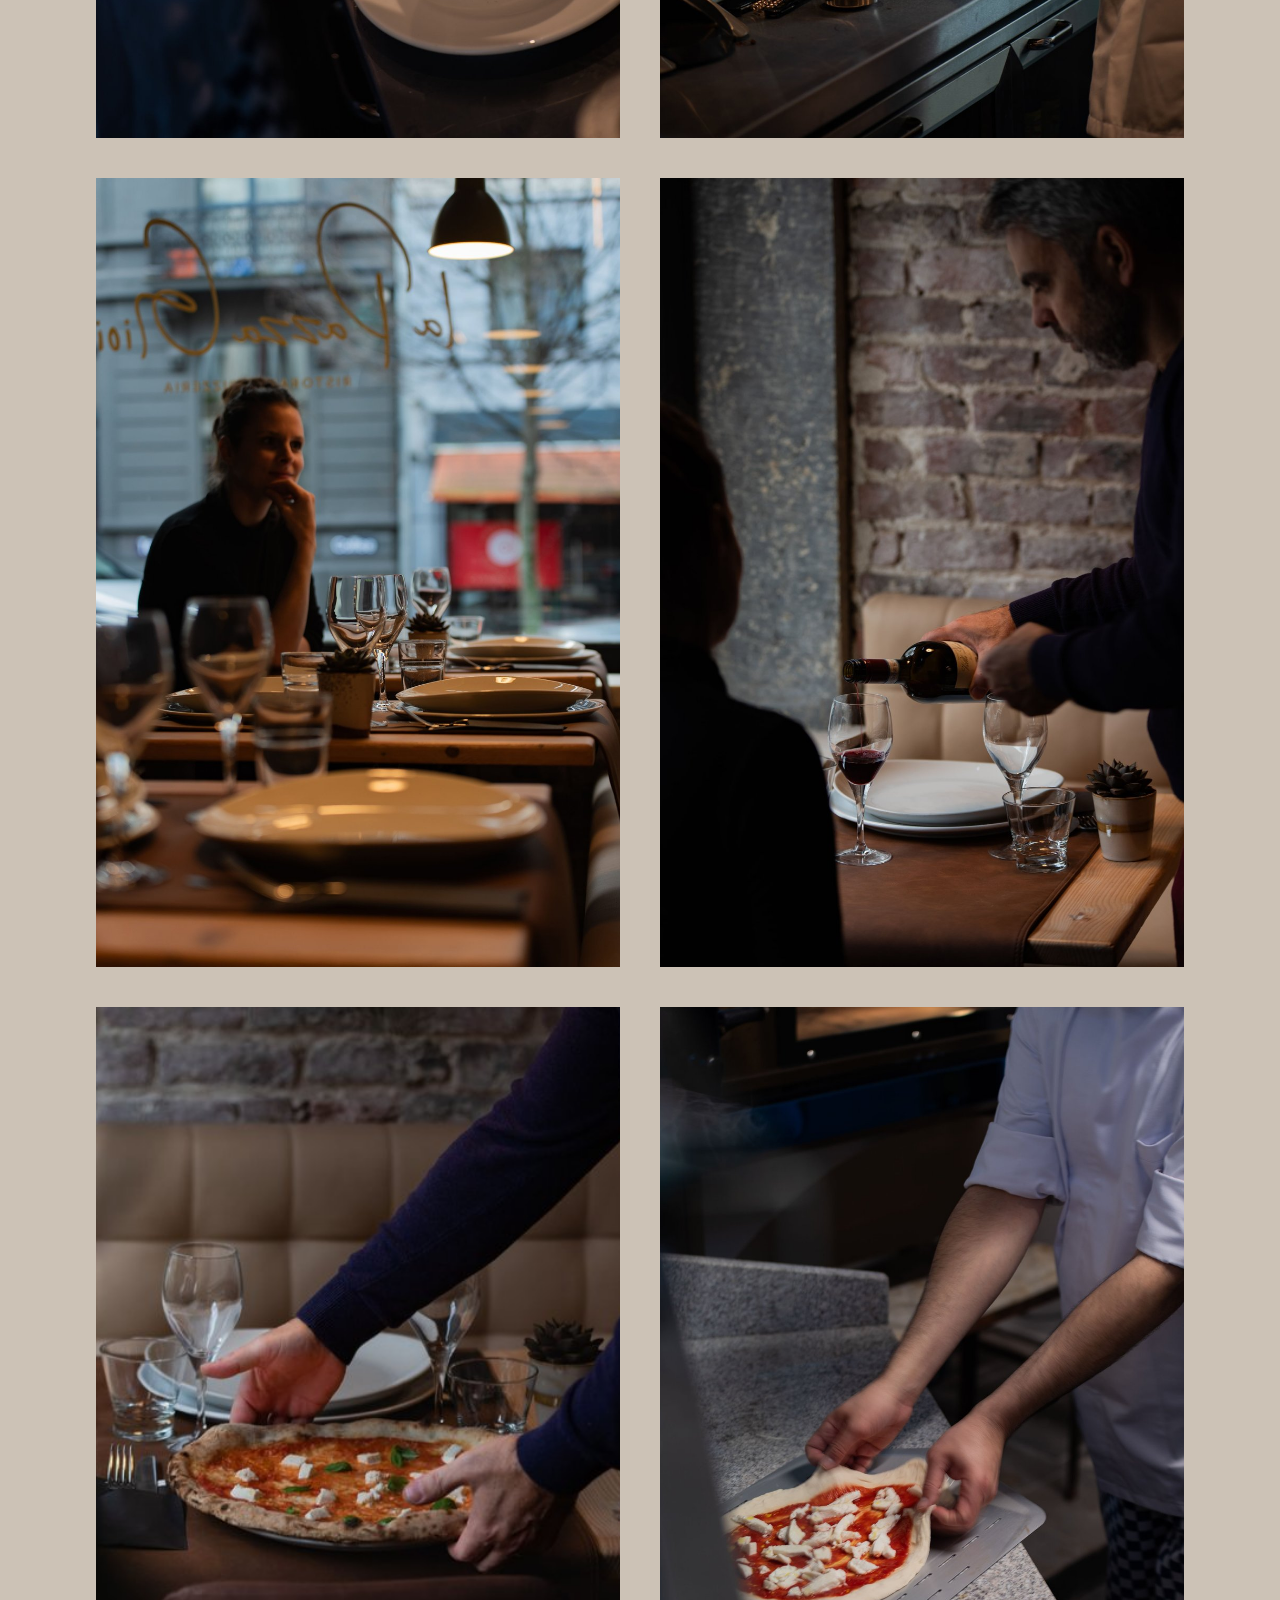
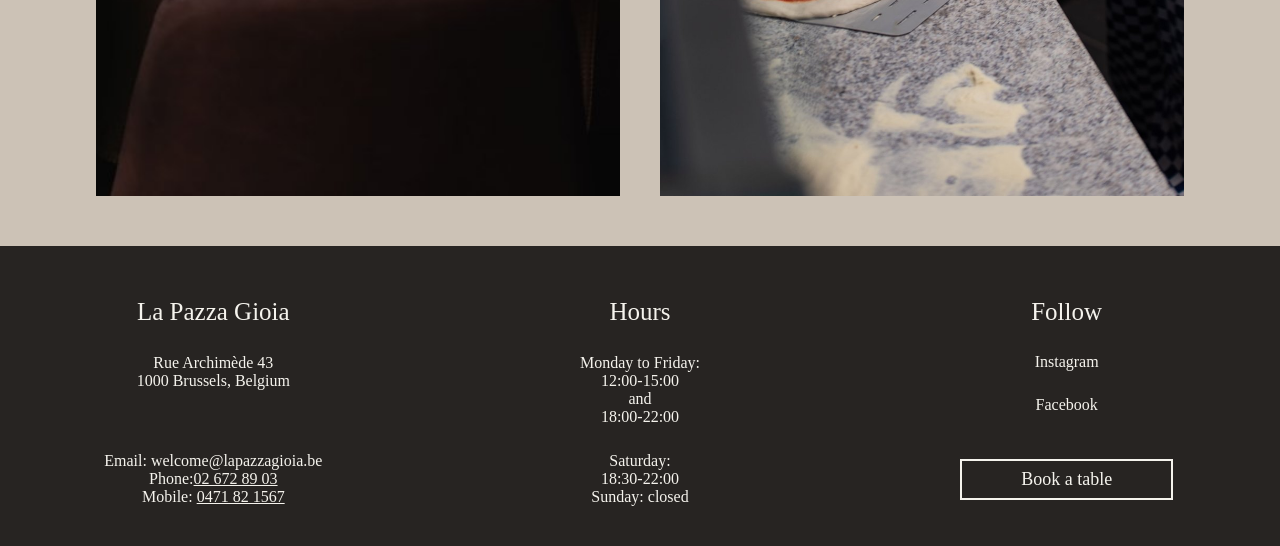
<file: gallery.html>
<!DOCTYPE html>
<html lang="en">
<head>
    <meta charset="UTF-8">
    <meta name="viewport" content="width=device-width, initial-scale=1.0">
    <title>Gallery - La Pazza Gioia</title>
    <link rel="stylesheet" href="css/styles.css">
    <link rel="stylesheet"
href="https://cdn.jsdelivr.net/npm/bootstrap-icons@1.13.1/font/bootstrap-icons.min.css">
    <meta name="format-detection" content="telephone=no">
</head>
<body>
    <header id="header-menu">
        <div id="header-container">
            <div id="logo-container">
                <a href="index.html"><img src="img/LaPazzaGioia-Logo.png" alt="logo" id="logo"></a>
            </div>
            <nav id="nav-largeScreen">
                <ul>
                    <li><a href="menu.html">Menu</a></li>
                    <li><a href="gallery.html">Gallery</a></li>
                    <li><a href="takeaway.html">Takeaway</a></li>
                    <li><a href="catering.html">Catering</a></li>
                    <li><a href="about.html">About</a></li>
                    <li><a href="contact.html">Contact</a></li>
                    <li><a href="https://www.instagram.com/lapazzagioia_bruxelles/" target="_blank"><span class="instagram">&#xF437;</span></a></li>
                    <li><button>Book a table</button></li>
                </ul>
            </nav>
            <div id="nav-mobile">
                <input type="checkbox" id="menu-toggle">
                <label for="menu-toggle" class="hamburger">
                    <span class="line"></span>
                    <span class="line"></span>
                    <span class="line"></span>
                </label>
                <ul class="menu">
                    <li><a href="menu.html">Menu</a></li>
                    <li><a href="gallery.html">Gallery</a></li>
                    <li><a href="takeaway.html">Takeaway</a></li>
                    <li><a href="catering.html">Catering</a></li>
                    <li><a href="about.html">About</a></li>
                    <li><a href="contact.html">Contact</a></li>
                    <li><a href="https://www.instagram.com/lapazzagioia_bruxelles/" target="_blank"><span class="instagram">&#xF437;</span></a></li>
                    <li><button>Book a table</button></li>
                </ul>
            </div>
        </div>
    </header>

    <main id="main-gallery">
        <div id="main-gallery-container">
            <div>
                <img src="img/LaPazzaGioia_13.jpg" class="img-gallery">
            </div>
            <div>
                <img src="img/LaPazzaGioia_4.jpg" class="img-gallery">
            </div>
            <div>
                <img src="img/LaPazzaGioia_8.jpg" class="img-gallery">
            </div>
            <div>
                <img src="img/LaPazzaGioia_6.jpg" class="img-gallery">
            </div>
            <div>
                <img src="img/LaPazzaGioia_5.jpg" class="img-gallery">
            </div>
            <div>
                <img src="img/LaPazzaGioia_12.jpg" class="img-gallery">
            </div>
            <div>
                <img src="img/LaPazzaGioia_24.jpg" class="img-gallery">
            </div>
            <div>
                <img src="img/LaPazzaGioia_10.jpg" class="img-gallery">
            </div>
        </div>
    </main>

    <footer>
        <div class="footer-card">
            <h1 style="align-content: center;">La Pazza Gioia</h1>
            <div id="footer-adress">
                <p>Rue Archimède 43</p>
                <p>1000 Brussels, Belgium</p>
            </div>
            <div id="footer-coordonnees" style="align-content: center;">
                <p><a href="mailto:welcome@lapazzagioia.be">Email: welcome@lapazzagioia.be</a></p>
                <p>Phone:<span style="text-decoration: underline;">02 672 89 03</span></p>
                <p>Mobile: <span style="text-decoration: underline;">0471 82 1567</span></p>
            </div>
        </div>
        <div class="footer-card">
            <h1 style="align-content: center;">Hours</h1>
            <div id="m-to-f">
                <p>Monday to Friday:</p>
                <p>12:00-15:00</p>
                <p>and</p>
                <p>18:00-22:00</p>
            </div>
            <div id="s-and-d" style="align-content: center;">
                <p>Saturday:</p>
                <p>18:30-22:00</p>
                <p>Sunday: closed</p>
            </div>
        </div>
        <div class="footer-card">
            <h1 style="align-content: center;">Follow</h1>
            <div id="social-networks">
                <p><a href="https://www.instagram.com/lapazzagioia_bruxelles/" target="_blank">Instagram</a></p>
                <p><a href="https://www.facebook.com/lapazzagioiabrussels" target="_blank">Facebook</a></p>
            </div>
            <div style="align-content: center;">
                <button>Book a table</button>
            </div>
        </div>
    </footer>

</body>
</html>
</file>
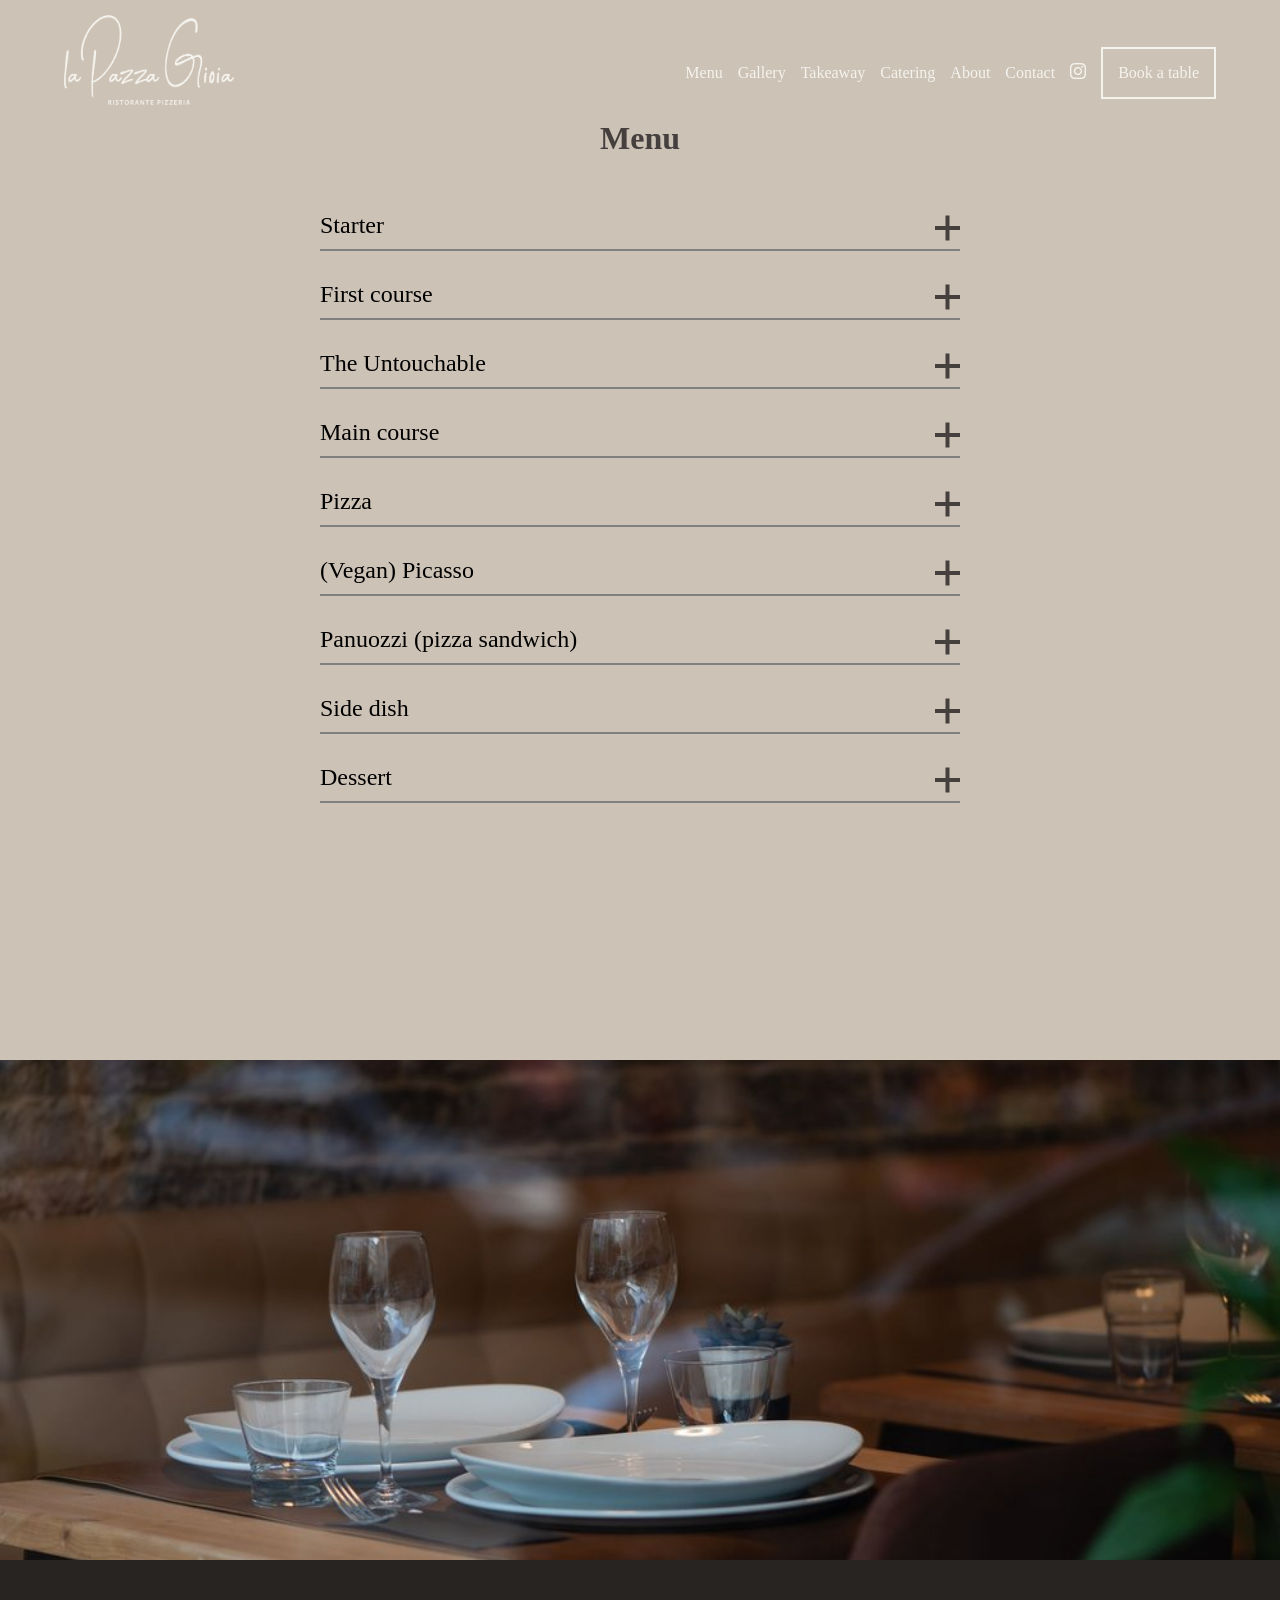
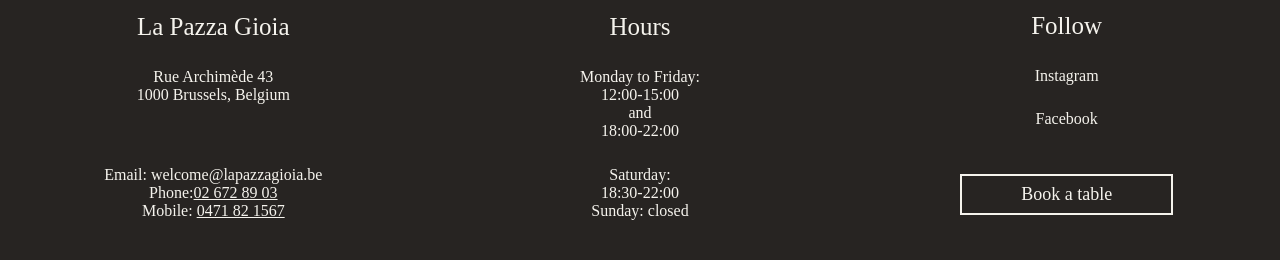
<file: menu.html>
<!DOCTYPE html>
<html lang="en">
<head>
    <meta charset="UTF-8">
    <meta name="viewport" content="width=device-width, initial-scale=1.0">
    <title>Menu - La Pazza Gioia</title>
    <link rel="stylesheet" href="css/styles.css">
    <link rel="stylesheet"
href="https://cdn.jsdelivr.net/npm/bootstrap-icons@1.13.1/font/bootstrap-icons.min.css">
    <meta name="format-detection" content="telephone=no">
</head>
<body>
    <header id="header-menu">
        <div id="header-container">
            <div id="logo-container">
                <a href="index.html"><img src="img/LaPazzaGioia-Logo.png" alt="logo" id="logo"></a>
            </div>
            <nav id="nav-largeScreen">
                <ul>
                    <li><a href="menu.html">Menu</a></li>
                    <li><a href="gallery.html">Gallery</a></li>
                    <li><a href="takeaway.html">Takeaway</a></li>
                    <li><a href="catering.html">Catering</a></li>
                    <li><a href="about.html">About</a></li>
                    <li><a href="contact.html">Contact</a></li>
                    <li><a href="https://www.instagram.com/lapazzagioia_bruxelles/" target="_blank"><span class="instagram">&#xF437;</span></a></li>
                    <li><button>Book a table</button></li>
                </ul>
            </nav>
            <div id="nav-mobile">
                <input type="checkbox" id="menu-toggle">
                <label for="menu-toggle" class="hamburger">
                    <span class="line"></span>
                    <span class="line"></span>
                    <span class="line"></span>
                </label>
                <ul class="menu">
                    <li><a href="menu.html">Menu</a></li>
                    <li><a href="gallery.html">Gallery</a></li>
                    <li><a href="takeaway.html">Takeaway</a></li>
                    <li><a href="catering.html">Catering</a></li>
                    <li><a href="about.html">About</a></li>
                    <li><a href="contact.html">Contact</a></li>
                    <li><a href="https://www.instagram.com/lapazzagioia_bruxelles/" target="_blank"><span class="instagram">&#xF437;</span></a></li>
                    <li><button>Book a table</button></li>
                </ul>
            </div>
        </div>
    </header>

    <main>
        <div id="menu-layout">
            <div id="menu-container">
                <h1>Menu</h1>
                    
                    <div class="meal-container">
                        <div id="nav-menu"> 
                            <input type="checkbox" id="meal-toggle-starters" class="meal-toggle">
                            <label for="meal-toggle-starters" class="meal-hamburger">
                                <h2>Starter</h2>
                                <div class="hamburger-burger">
                                    <span class="cross"></span>
                                    <span class="cross"></span>
                                </div>
                            </label>
                        </div>
                    </div>
                    <div class="meal-details">
                        <h3>Antipasto Misto Italiano</h3>
                        <ul class="meal-desc">
                            <li>A selection of Italian cured meats and cheeses, grilled vegetables and Taggiasca olives.</li>
                            <li>Salumi e formaggi italiani selezionati, verdure grigliate e olive taggiasche.</li>
                            <li>Sélection de charcuteries et fromages italiens, légumes grillés et olives taggiasche.</li>
                        </ul>
                    </div>
                    
                    <div class="meal-container">
                        <div id="nav-menu"> 
                                <input type="checkbox" id="meal-toggle-first" class="meal-toggle">
                                <label for="meal-toggle-first" class="meal-hamburger">
                                    <h2>First course</h2>
                                    <div class="hamburger-burger">
                                        <span class="cross"></span>
                                        <span class="cross"></span>
                                    </div>
                                </label>
                        </div>
                    </div>
                    <div class="meal-details">
                        <h3>Spaghetti crema di peperoni rossi arrosto, gamberi e limone</h3>
                        <ul class="meal-desc">
                            <li>Spaghetti with a cream sauce made from roasted red peppers, prawn bisque and a hint of lemon.</li>
                            <li>Spaghetti alla crema di peperoni rossi arrosto, bisque di gamberi e profumo di limone.</li>
                            <li>Spaghetti à la crème de poivrons rouges rôtis, bisque de crevettes et touche de citron.</li>
                        </ul>
                    </div>

                    <div class="meal-container">
                        <div id="nav-menu"> 
                                <input type="checkbox" id="meal-toggle-untouchables" class="meal-toggle">
                                <label for="meal-toggle-untouchables" class="meal-hamburger">
                                    <h2>The Untouchable</h2>
                                    <div class="hamburger-burger">
                                        <span class="cross"></span>
                                        <span class="cross"></span>
                                    </div>
                                </label>
                        </div>
                    </div>
                    <div class="meal-details">
                        <h3>Lasagna Bolognese</h3>
                        <ul class="meal-desc">                        
                            <li>Fresh pasta sheets, Bolognese sauce, béchamel sauce, 24-month-aged Parmigiano Reggiano and fior di latte.</li>
                            <li>Sfoglie di pasta all’uovo, ragù alla bolognese, besciamella, Parmigiano Reggiano 24 mesi e fior di latte.</li>
                            <li>Feuilles de pâte aux œufs, ragù à la bolognaise, béchamel, Parmigiano Reggiano 24 mois et mozzarella fior di latte.</li>
                        </ul>
                    </div>

                    <div class="meal-container">
                        <div id="nav-menu"> 
                                <input type="checkbox" id="meal-toggle-main" class="meal-toggle">
                                <label for="meal-toggle-main" class="meal-hamburger">
                                    <h2>Main course</h2>
                                    <div class="hamburger-burger">
                                        <span class="cross"></span>
                                        <span class="cross"></span>
                                    </div>
                                </label>
                        </div>
                    </div>
                    <div class="meal-details">
                        <h3>Filetto di merluzzo arrosto, salsa di peperoni rossi, olive, olio al prezzemolo</h3>
                        <ul class="meal-desc">
                            <li>Roasted cod fillet with a sauce of red peppers, olives and parsley oil.</li>
                            <li>Filetto di merluzzo arrosto, salsa di peperoni rossi, olive e olio al prezzemolo.</li>
                            <li>Filet de cabillaud rôti, sauce aux poivrons rouges, olives et huile au persil.</li>
                        </ul>
                    </div>

                    <div class="meal-container">
                        <div id="nav-menu"> 
                                <input type="checkbox" id="meal-toggle-pizza" class="meal-toggle">
                                <label for="meal-toggle-pizza" class="meal-hamburger">
                                    <h2>Pizza</h2>
                                    <div class="hamburger-burger">
                                        <span class="cross"></span>
                                        <span class="cross"></span>
                                    </div>
                                </label>
                        </div>
                    </div>
                    <div class="meal-details">
                        <h3>Margherita</h3>
                        <ul class="meal-desc">
                            <li>Tomato, mozzarella, Parmesan, basil.</li>
                            <li>Pomodoro, fior di latte, parmigiano, basilico.</li>
                            <li>Tomate, mozzarella fior di latte, parmesan, basilic.</li>
                        </ul>
                    </div>

                    <div class="meal-container">
                        <div id="nav-menu"> 
                                <input type="checkbox" id="meal-toggle-picasso" class="meal-toggle">
                                <label for="meal-toggle-picasso" class="meal-hamburger">
                                    <h2>(Vegan) Picasso</h2>
                                    <div class="hamburger-burger">
                                        <span class="cross"></span>
                                        <span class="cross"></span>
                                    </div>
                                </label>
                        </div>
                    </div>
                    <div class="meal-details">
                        <ul class="meal-desc">
                            <li>Cream of red peppers, grilled courgettes, Taggiasca olives, white onions, sun-dried tomatoes, toasted almonds.</li>
                            <li>Crema di peperoni rossi, zucchine grigliate, olive taggiasche, cipolle bianche, pomodori secchi, mandorle tostate.</li>
                            <li>Crème de poivrons rouges, courgettes grillées, olives taggiasche, oignons blancs, tomates séchées, amandes grillées.</li>
                        </ul>
                    </div>


                     <div class="meal-container">
                        <div id="nav-menu"> 
                                <input type="checkbox" id="meal-toggle-panuozzi" class="meal-toggle">
                                <label for="meal-toggle-panuozzi" class="meal-hamburger">
                                    <h2>Panuozzi (pizza sandwich)</h2>
                                    <div class="hamburger-burger">
                                        <span class="cross"></span>
                                        <span class="cross"></span>
                                    </div>
                                </label>
                        </div>
                    </div>
                    <div class="meal-details">
                        <h3>Crudo</h3>
                        <ul class="meal-desc">
                            <li>Fior di latte, prosciutto, rocket, shavings of Parmigiano, pine nuts.</li>
                            <li>Fior di latte, prosciutto crudo, rucola, scaglie di Parmigiano, pinoli.</li>
                            <li>Mozzarella fior di latte, jambon de Parme, roquette, flocons de parmesan, pignons de pin.</li>
                        </ul>
                    </div>

                    <div class="meal-container">
                        <div id="nav-menu"> 
                                <input type="checkbox" id="meal-toggle-side" class="meal-toggle">
                                <label for="meal-toggle-side" class="meal-hamburger">
                                    <h2>Side dish</h2>
                                    <div class="hamburger-burger">
                                        <span class="cross"></span>
                                        <span class="cross"></span>
                                    </div>
                                </label>
                        </div>
                    </div>
                    <div class="meal-details">
                        <h3> Insalata mista</h3>
                        <ul class="meal-desc">
                            <li>Semi-dried cherry tomatoes, shavings of Parmigiano, croutons.</li>
                            <li>Pomodorino semi-dry, scaglie di Parmigiano, crostini di pane.</li>
                            <li>Salade mixte, tomates semi-séchées, copeaux de parmesan, croûtons.</li>
                        </ul>
                    </div>

                    <div class="meal-container">
                        <div id="nav-menu"> 
                                <input type="checkbox" id="meal-toggle-desserts" class="meal-toggle">
                                <label for="meal-toggle-desserts" class="meal-hamburger">
                                    <h2>Dessert</h2>
                                    <div class="hamburger-burger">
                                        <span class="cross"></span>
                                        <span class="cross"></span>
                                    </div>
                                </label>
                        </div>
                    </div>
                    <div class="meal-details">
                        <h3>Tiramisù</h3>
                        <ul class="meal-desc">
                            <li>Mascarpone cream, ladyfingers soaked in coffee.</li>
                            <li>Crema al mascarpone, savoiardi imbevuti di caffè.</li>
                            <li>Crème au mascarpone, biscuits savoiardi imbibés de café.</li>
                        </ul>
                    </div>
            </div>
        </div>

        <div id="table">
        </div>

    </main>

    <footer>
        <div class="footer-card">
            <h1 style="align-content: center;">La Pazza Gioia</h1>
            <div id="footer-adress">
                <p>Rue Archimède 43</p>
                <p>1000 Brussels, Belgium</p>
            </div>
            <div id="footer-coordonnees" style="align-content: center;">
                <p><a href="mailto:welcome@lapazzagioia.be">Email: welcome@lapazzagioia.be</a></p>
                <p>Phone:<span style="text-decoration: underline;">02 672 89 03</span></p>
                <p>Mobile: <span style="text-decoration: underline;">0471 82 1567</span></p>
            </div>
        </div>
        <div class="footer-card">
            <h1 style="align-content: center;">Hours</h1>
            <div id="m-to-f">
                <p>Monday to Friday:</p>
                <p>12:00-15:00</p>
                <p>and</p>
                <p>18:00-22:00</p>
            </div>
            <div id="s-and-d" style="align-content: center;">
                <p>Saturday:</p>
                <p>18:30-22:00</p>
                <p>Sunday: closed</p>
            </div>
        </div>
        <div class="footer-card">
            <h1 style="align-content: center;">Follow</h1>
            <div id="social-networks">
                <p><a href="https://www.instagram.com/lapazzagioia_bruxelles/" target="_blank">Instagram</a></p>
                <p><a href="https://www.facebook.com/lapazzagioiabrussels" target="_blank">Facebook</a></p>
            </div>
            <div style="align-content: center;">
                <button>Book a table</button>
            </div>
        </div>
    </footer>
    
</body>
</html>
</file>
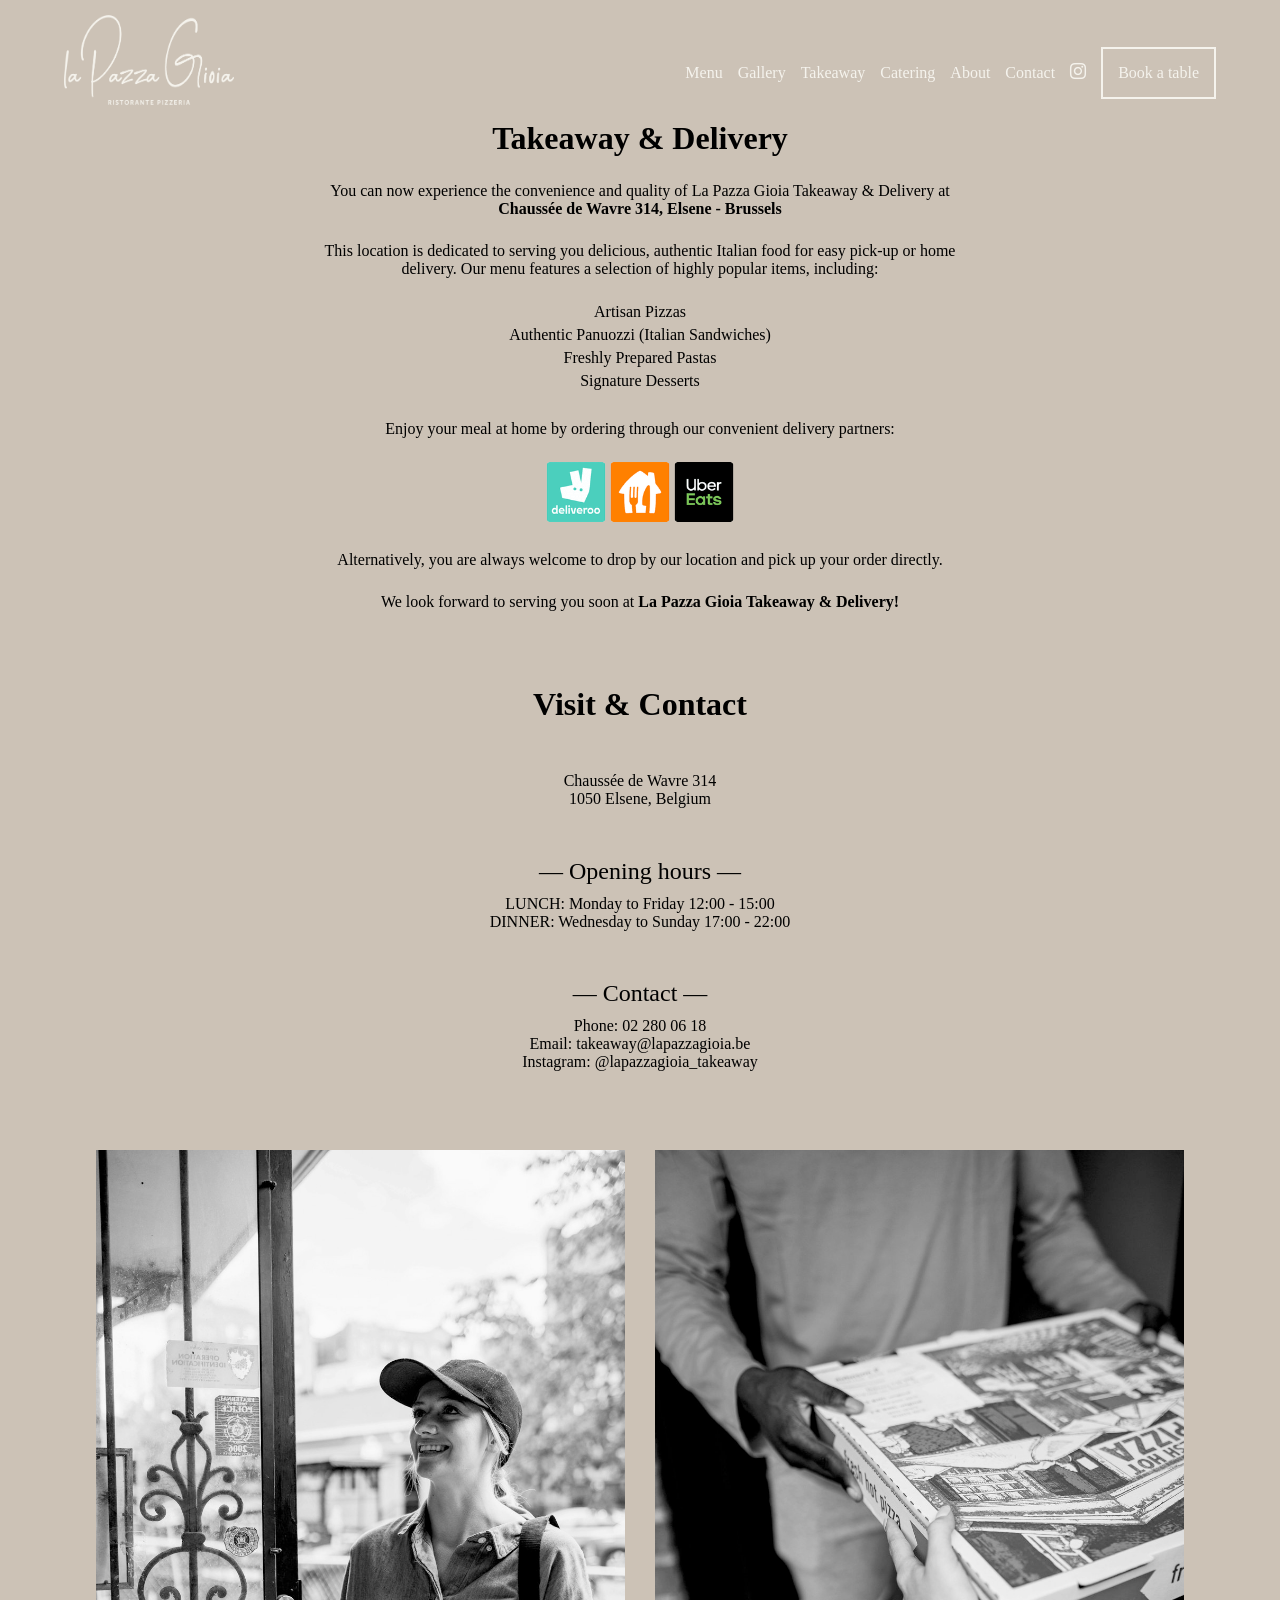
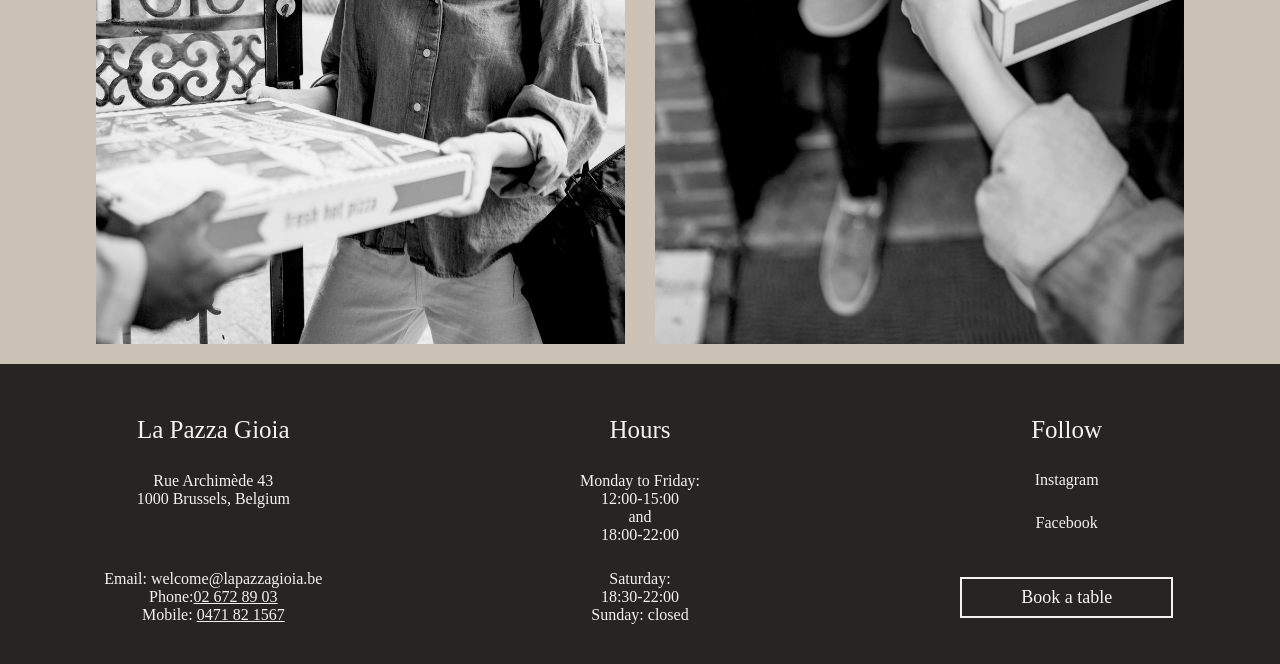
<file: takeaway.html>
<!DOCTYPE html>
<html lang="en">
<head>
    <meta charset="UTF-8">
    <meta name="viewport" content="width=device-width, initial-scale=1.0">
    <title>Takeaway - La Pazza Gioia</title>
    <link rel="stylesheet" href="css/styles.css">
    <link rel="stylesheet"
href="https://cdn.jsdelivr.net/npm/bootstrap-icons@1.13.1/font/bootstrap-icons.min.css">
    <meta name="format-detection" content="telephone=no">
</head>
<body>
    <header id="header-menu">
        <div id="header-container">
            <div id="logo-container">
                <a href="index.html"><img src="img/LaPazzaGioia-Logo.png" alt="logo" id="logo"></a>
            </div>
            <nav id="nav-largeScreen">
                <ul>
                    <li><a href="menu.html">Menu</a></li>
                    <li><a href="gallery.html">Gallery</a></li>
                    <li><a href="takeaway.html">Takeaway</a></li>
                    <li><a href="catering.html">Catering</a></li>
                    <li><a href="about.html">About</a></li>
                    <li><a href="contact.html">Contact</a></li>
                    <li><a href="https://www.instagram.com/lapazzagioia_bruxelles/" target="_blank"><span class="instagram">&#xF437;</span></a></li>
                    <li><button>Book a table</button></li>
                </ul>
            </nav>
            <div id="nav-mobile">
                <input type="checkbox" id="menu-toggle">
                <label for="menu-toggle" class="hamburger">
                    <span class="line"></span>
                    <span class="line"></span>
                    <span class="line"></span>
                </label>
                <ul class="menu">
                    <li><a href="menu.html">Menu</a></li>
                    <li><a href="gallery.html">Gallery</a></li>
                    <li><a href="takeaway.html">Takeaway</a></li>
                    <li><a href="catering.html">Catering</a></li>
                    <li><a href="about.html">About</a></li>
                    <li><a href="contact.html">Contact</a></li>
                    <li><a href="https://www.instagram.com/lapazzagioia_bruxelles/" target="_blank"><span class="instagram">&#xF437;</span></a></li>
                    <li><button>Book a table</button></li>
                </ul>
            </div>
        </div>
    </header>

    <main id="main-takeaway">
        <div id="takeaway-container">
            <div id="takeaway-delivery">
                <div id="offer">
                    <h1 style="font-weight: bold;">Takeaway & Delivery</h1>
                    <p>You can now experience the convenience and quality of La Pazza Gioia Takeaway & Delivery at <span style="font-weight: bold;">Chaussée de Wavre 314, Elsene - Brussels</span></p>
                    <p>This location is dedicated to serving you delicious, authentic Italian food for easy pick-up or home delivery. Our menu features a selection of highly popular items, including:</p>
                    <ul>
                        <li>Artisan Pizzas</li>
                        <li>Authentic Panuozzi (Italian Sandwiches)</li>
                        <li>Freshly Prepared Pastas</li>
                        <li>Signature Desserts</li>
                    </ul>
                    <p>Enjoy your meal at home by ordering through our convenient delivery partners:</p>
                    <div id="platform">
                        <a href="https://www.takeaway.com/be" target="_blank"><img src="img/deliveroo-def+1.png" class="platform-img"></a>
                        <a href="https://deliveroo.be/nl-be/menu/brussels/quartier-europeen/la-pazza-gioia" target="_blank"><img src="img/takeaway-def+1.png" class="platform-img"></a>
                        <a href="https://www.order.store/be/store/la-pazza-gioia-takeaway-&-delivery-begane-grond/3kMCku1ZQv6SegfvEKvrsQ" target="_blank"><img src="img/ubereats-def+1.png" class="platform-img"></a>
                    </div>
                    <p>Alternatively, you are always welcome to drop by our location and pick up your order directly.</p>
                    <p>We look forward to serving you soon at <span style="font-weight: bold;">La Pazza Gioia Takeaway & Delivery!</span></p>
                </div>
                <div id="reservation">
                    <h1 style="font-weight: bold;">Visit & Contact</h1>
                    <p>Chaussée de Wavre 314<br>1050 Elsene, Belgium</p>
                    <div>
                        <h2 style="margin-bottom: 10px;">— Opening hours —</h2>
                        <div id="opening-hours">
                            <p>LUNCH: Monday to Friday 12:00 - 15:00</p>
                            <p>DINNER: Wednesday to Sunday 17:00 - 22:00</p>
                        </div>
                    </div>
                    <div>
                        <h2 style="margin-bottom: 10px;">— Contact —</h2>
                        <div id="coordonnees">
                            <p style="color: black;">Phone: 02 280 06 18</p>
                            <p>Email: <a href="mailto:takeaway@lapazzagioia.be" style="color: black;">takeaway@lapazzagioia.be</a></p>
                            <p>Instagram: <a href="@lapazzagioia_takeaway" style="color: black;">@lapazzagioia_takeaway</a></p>
                        </div>
                    </div>
                </div>
            </div>
            <div id="takeaway-img">
                <div>
                    <img src="img/Lapazzagioia-+mizunokozuki-+takaway.jpg" class="img-takeaway">
                </div>
                <div>
                    <img src="img/Lapazzagioia-+mizunokozuki-+takaway+2.jpg" class="img-takeaway">
                </div>
            </div>
        </div>

    </main>

    <footer>
        <div class="footer-card">
            <h1 style="align-content: center;">La Pazza Gioia</h1>
            <div id="footer-adress">
                <p>Rue Archimède 43</p>
                <p>1000 Brussels, Belgium</p>
            </div>
            <div id="footer-coordonnees" style="align-content: center;">
                <p><a href="mailto:welcome@lapazzagioia.be">Email: welcome@lapazzagioia.be</a></p>
                <p>Phone:<span style="text-decoration: underline;">02 672 89 03</span></p>
                <p>Mobile: <span style="text-decoration: underline;">0471 82 1567</span></p>
            </div>
        </div>
        <div class="footer-card">
            <h1 style="align-content: center;">Hours</h1>
            <div id="m-to-f">
                <p>Monday to Friday:</p>
                <p>12:00-15:00</p>
                <p>and</p>
                <p>18:00-22:00</p>
            </div>
            <div id="s-and-d" style="align-content: center;">
                <p>Saturday:</p>
                <p>18:30-22:00</p>
                <p>Sunday: closed</p>
            </div>
        </div>
        <div class="footer-card">
            <h1 style="align-content: center;">Follow</h1>
            <div id="social-networks">
                <p><a href="https://www.instagram.com/lapazzagioia_bruxelles/" target="_blank">Instagram</a></p>
                <p><a href="https://www.facebook.com/lapazzagioiabrussels" target="_blank">Facebook</a></p>
            </div>
            <div style="align-content: center;">
                <button>Book a table</button>
            </div>
        </div>
    </footer>
    
</body>
</html>
</file>
<file: css/styles.css>
* {
    margin: 0;
    padding: 0;
    font-family: Raleway;
    font-weight: 200;
}

/****** Structure *****/

/* Body & Header */

body {
    background-color: rgb(204, 194, 182);
}

#logo {
    height: 90px;
    width: 170px;
    cursor: pointer;
}

header ul {
    list-style: none;
    align-items: center;
    display: flex;
    gap: 15px;
    margin: 0;
    padding-top: 0;
}

nav ul li:hover {
    cursor: pointer;
}

.instagram {
    font-family: "bootstrap-icons";
}

a {
    text-decoration: none;
    color: rgb(245, 243, 237);
    cursor: pointer;
}

#nav-mobile {
    display: none;
}

button {
    border: 2px solid rgb(245, 243, 237);
    font-size: 16px;
    padding: 15px;
    background-color: transparent;
    color: rgb(245, 243, 237);
}

button:hover {
    background-color: rgb(245, 243, 237);
    color: black;
    cursor: pointer;
}

/* Footer */

footer {
    background-color: rgb(39, 36, 34);
    color: rgb(245, 243, 237);
    min-height: 300px;
    box-sizing: border-box;
    align-items: center;
    text-align: center;
    display: grid;
    grid-template-columns: repeat(3, 1fr);
}

.footer-card {
    display: grid;
    height: 250px;
    grid-template-rows: repeat(3, 1fr);
}

footer h1 {
    font-size: 25px;
    margin-bottom: 0;
}

#social-networks p{
    margin-bottom: 25px;
}

footer button {
    border: 2px solid rgb(245, 243, 237);;
    color: rgb(245, 243, 237);
    font-size: 18px;
    padding: 5px;
    background-color: transparent;
    width: 50%;
    height: 50%;
    margin: 0 auto;
}

/****** Index *****/

#header-index {
    background-image: url('../img/LaPazzaGioia_11.jpg');
    background-size: cover;
    background-position: center;
    background-repeat: no-repeat;
    height: 500px;
    padding-top: 30px;
    display: flex;
}

#header-container {
    display: flex;
    justify-content: space-between;
    width: 90%;
    margin: 0 auto;
    position: fixed;
    inset: 0;
    top: 15px;
}

#nav-largeScreen {
    padding-top: 32px;
}

/****** Description *****/

#description {
    min-height: 700px;
    box-sizing: border-box;
    display: flex;
    flex-direction: column;
    align-items: center;
    justify-content: center;
    background-color: rgb(39, 36, 34);
    color: rgb(245, 243, 237);
    text-align: center;
}

#description-container {
    margin-top: 60px;
    margin-bottom: 60px;
    width: 60%;
    margin: 0 auto;
}

#description-container p {
    margin-bottom: 30px;
}

#book-small-screen {
    display: none;
}

/****** Salle *****/

#salle {
    background-image: url('../img/LaPazzaGioia_14.jpg');
    background-size: cover;
    background-position: center;
    background-repeat: no-repeat;
    height: 900px;
}

/****** Entree *****/

#entree {
    background-image: url('../img/LaPazzaGioia_15.jpg');
    background-size: cover;
    background-position: center;
    background-repeat: no-repeat;
    height: 700px;
}

/****** Menu *****/

#header-menu {
    height: 100px;
    display: flex;
    padding-top: 20px;
}

#menu {
    min-height: 900px;
    background-color: rgb(204, 194, 182);
    display: flex;
    align-items: center;
    justify-content: center;
    box-sizing: border-box;
}

#menu-container {
    width: 50%;
    margin: 0 auto;
    display: flex;
    flex-direction: column;
    gap: 20px;
}

#menu-container h1 {
    color: rgb(69, 64, 61);
    font-weight: 400;
    font-style: normal;
    font-weight: bold;
    text-align: center;
    padding-bottom: 10px;
    margin-bottom: 15px;
}

.meal-container {
    border-bottom: 2px solid grey;
}

.meal-toggle,
.meal-details {
    display: none;
}

label.meal-hamburger {
    display: flex;
    justify-content: space-between;
    align-items: center;
    cursor: pointer;
    position: relative;
    padding: 10px 0;
}

.hamburger-burger {
    position: relative;
    background: transparent;
    width: 25px;
    height: 25px;
}

.cross {
    position: absolute;
    width: 100%;
    height: 4px;
    background: rgb(69, 64, 61);
}

.cross:nth-child(1) {
    top: 50%;
}

.cross:nth-child(2) {
    top: 50%;
    transform: rotate(90deg);
    transition: transform 0.8s ease;
}

#nav-menu:has(.meal-toggle:checked) .cross:nth-child(2) {
    transform: rotate(0deg);
}

.meal-container:has(.meal-toggle:checked) {
    border: none;
}

.meal-container:has(.meal-toggle:checked) + .meal-details {
    display: block;
}

.meal-container:has(.meal-toggle:checked) + .meal-details h3 {
    padding-left: 30px;
    margin-bottom: 20px;
    font-weight: bold;
}

.meal-container:has(.meal-toggle:checked) + .meal-details ul {
    padding-left: 60px;
    padding-bottom: 15px;
    display: flex;
    flex-direction: column;
    gap: 10px;
    border-bottom: 2px solid grey;
}

/****** Gallery *****/

#main-gallery {
    width: 85%;
    margin: 0 auto;
}

.img-gallery {
    height: 100%;
    width: 100%;
    object-fit: cover;
}

#main-gallery-container {
    display: grid;
    grid-template-columns: repeat(2, 1fr);
    gap: 40px;
    margin-bottom: 50px;
}

/****** Contact *****/

#main-contact {
    display: flex;
    flex-direction: column;
    justify-content: center;
}

#contact-coordonnees {
    display: grid;
    text-align: center;
    gap: 15px;
    min-height: 600px;
    box-sizing: border-box;
    margin-bottom: 50px;
}

#contact-button {
    width: 15%;
    margin: 0 auto;
    margin-top: 20px;
    border: 2px solid black;
    color: black;
    font-size: 18px;
    padding: 5px;
    background-color: transparent;
}

#contact-button:hover {
    color: white;
    background-color: black;
}

#vitrine {
    background-image: url('../img/LaPazzaGioia_21.jpg');
    background-size: cover;
    background-position: center;
    background-repeat: no-repeat;
    height: 500px;
}

#contact-horaires {
    display: grid;
    gap: 20px;
}

/****** Catering *****/

#catering-container {
    display: grid;
    text-align: center;
    width: 85%;
    margin: 0 auto;
}

#catering-service {
    margin-bottom: 50px;
    gap: 30px;
    display: grid;
    min-height: 400px;
    width: 60%;
    margin: 0 auto;
    margin-bottom: 20px;
    box-sizing: border-box;
}

#catering-img {
    display: grid;
    grid-template-columns: repeat(2, 1fr);
    gap: 30px;
}

.img-catering {
    height: 90%;
    width: 100%;
    object-fit: cover;
}

/****** Takeaway *****/

#takeaway-container {
    display: grid;
    width: 85%;
    margin: 0 auto;
}

#takeaway-delivery {
    margin-bottom: 50px;
    display: grid;
    gap: 30px;
    min-height: 1000px;
    box-sizing: border-box;
    width: 60%;
    margin: 0 auto;
    margin-bottom: 30px;
    text-align: center;
}

#takeaway-delivery ul {
    list-style: none;
}

#offer, #reservation {
    display: grid;
}

#offer {
    margin-bottom: 20px;
}

#offer ul li {
    margin-bottom: 5px;
}

.platform-img {
    height: 60px;
    width: 60px;
}

#takeaway-img {
    display: grid;
    grid-template-columns: repeat(2, 1fr);
    gap: 30px;
}

.img-takeaway {
    display: block;
    height: auto;
    width: 100%;
    object-fit: cover;
    margin-bottom: 20px;
}

/****** About *****/

#about-main {
    height: 100%;
}

.card {
    display: grid;
    grid-template-columns: repeat(2, 1fr);
    height: 100%;
}

.about-img {
    height: 700px;
    width: 100%;
    object-fit: cover;
}

.about-description {
    display: grid;
    gap: 30px;
    align-content: center;
    width: 70%;
    margin: 0 auto;
}

.about-description p {
    text-align: justify;
}

.about-description-article {
    display: grid;
    gap: 10px;
    margin-bottom: 20px;
}

/****** Menu *****/

#menu-layout {
    min-height: 900px;
    display: flex;
    justify-content: center;
    box-sizing: border-box;
    margin-bottom: 40px;
}

#table {
    background-image: url('../img/LaPazzaGioia_22.jpg');
    background-size: cover;
    background-position: center;
    background-repeat: no-repeat;
    height: 500px;
}

/****** Media Queries *****/

@media (max-width: 800px) {
    #nav-largeScreen,
    #menu-toggle,
    .menu
    {
        display: none;
    }
    #nav-mobile,
    label.hamburger {
        display: block;
        cursor: pointer;
        background: transparent;
        width: 40px;
        height: 60px;
        position: relative;
        top: 12px;
    }
    .line {
        position: absolute;
        width: 100%;
        height: 4px;
        background: white;
        transition: transform 0.5s ease;
    }
    .line:nth-child(1) {
        top: 12px;
    }
    .line:nth-child(2) {
        top: 24px;
    }
    .line:nth-child(3) {
        top: 36px;
    }
    #menu-toggle:checked ~ .menu {
        display: block;
        cursor: pointer;
    }
    #nav-mobile:has(#menu-toggle:checked) .line:nth-child(1) {
        transform: translateY(12px) rotate(45deg);
    }
    #nav-mobile:has(#menu-toggle:checked) .line:nth-child(2) {
        opacity: 0;
    }

    #nav-mobile:has(#menu-toggle:checked) .line:nth-child(3) {
        transform: translateY(-12px) rotate(-45deg);
    }
    body:has(#menu-toggle:checked) {
        overflow: hidden;
    }
    header:has(#menu-toggle:checked) .menu{
        height: 100vh;
        text-align: center;
        align-content: center;
        background-color: #C7BAAE;
        position: fixed;
        width: 100%;
        inset: 0;
        z-index: 1000
    }
    #menu-toggle:checked ~ .menu li {
        margin: 20px;
        font-size: 24px;
    }
    header:has(#menu-toggle:checked) #logo,
    header:has(#menu-toggle:checked) label.hamburger
    {
        position: relative;
        z-index: 1001;
    }
    #book-small-screen {
        display: flex;
        border: 2px solid rgb(245, 243, 237);
        font-size: 20px;
        padding: 20px;
        background-color: transparent;
        color: rgb(245, 243, 237);
        margin-bottom: 60px;
        margin-top: 40px;
    }
    #book-small-screen:hover {
        border : none;
        background-color: white;
        color:rgb(39, 36, 34);
    }
    #book-large-screen {
        display: none;
    }
    #menu-container {
        width: 90%;
    }
    #catering-service {
        width: 80%;
    }
    footer button {
        width: 70%;
    }
    #contact-button {
        width: 30%;
    }
    #main-gallery-container, #takeaway-img, .card, #catering-img, footer {
        grid-template-columns: 1fr;
    }
    #catering-img img {
        height: 600px;
    }
    #takeaway-delivery {
        width: 80%;
    }
    #takeaway-img {
        gap: 15px;
    }
    #offer, #reservation {
        gap: 20px;
    }
    .card {
        gap: 20px;
    }
    .about-description {
        margin-bottom: 30px;
    }
    .about-description-article {
        display: grid;
        gap: 15px;
        margin-bottom: 0;
    }
}
</file>
